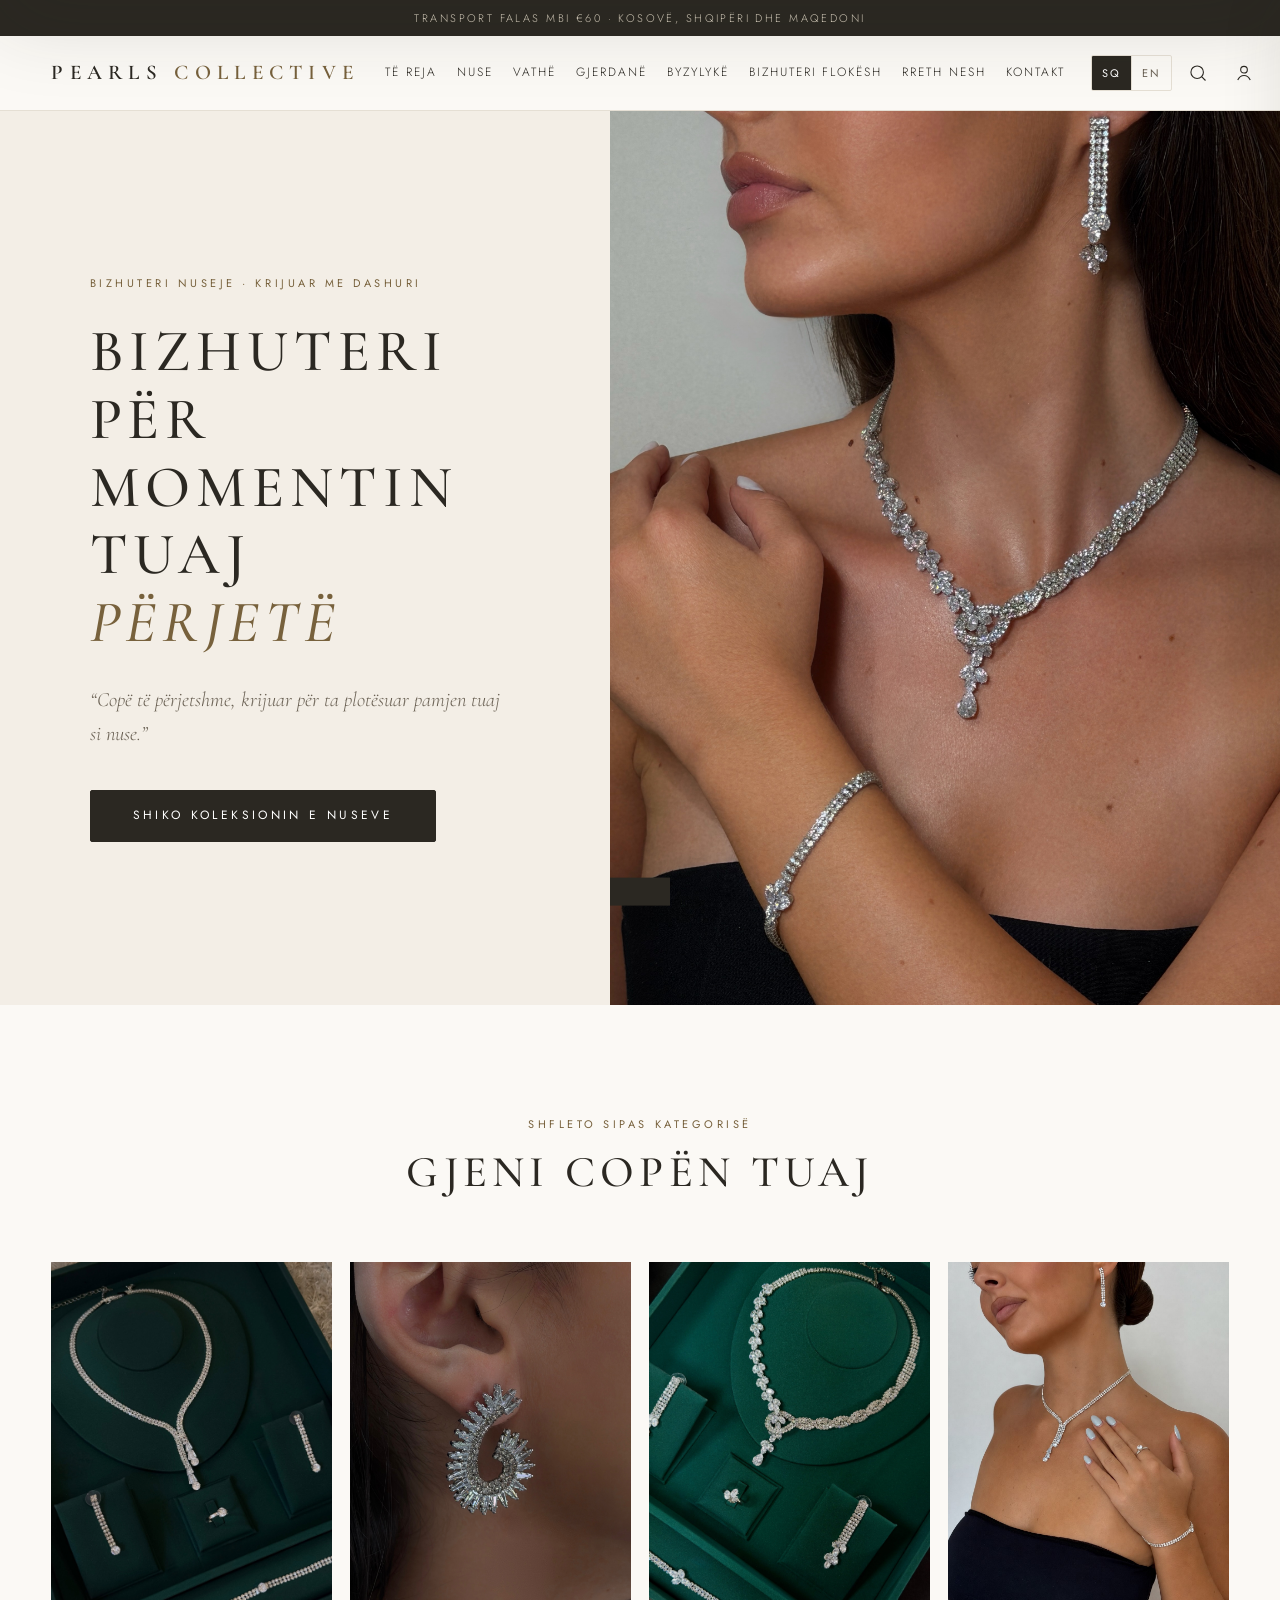
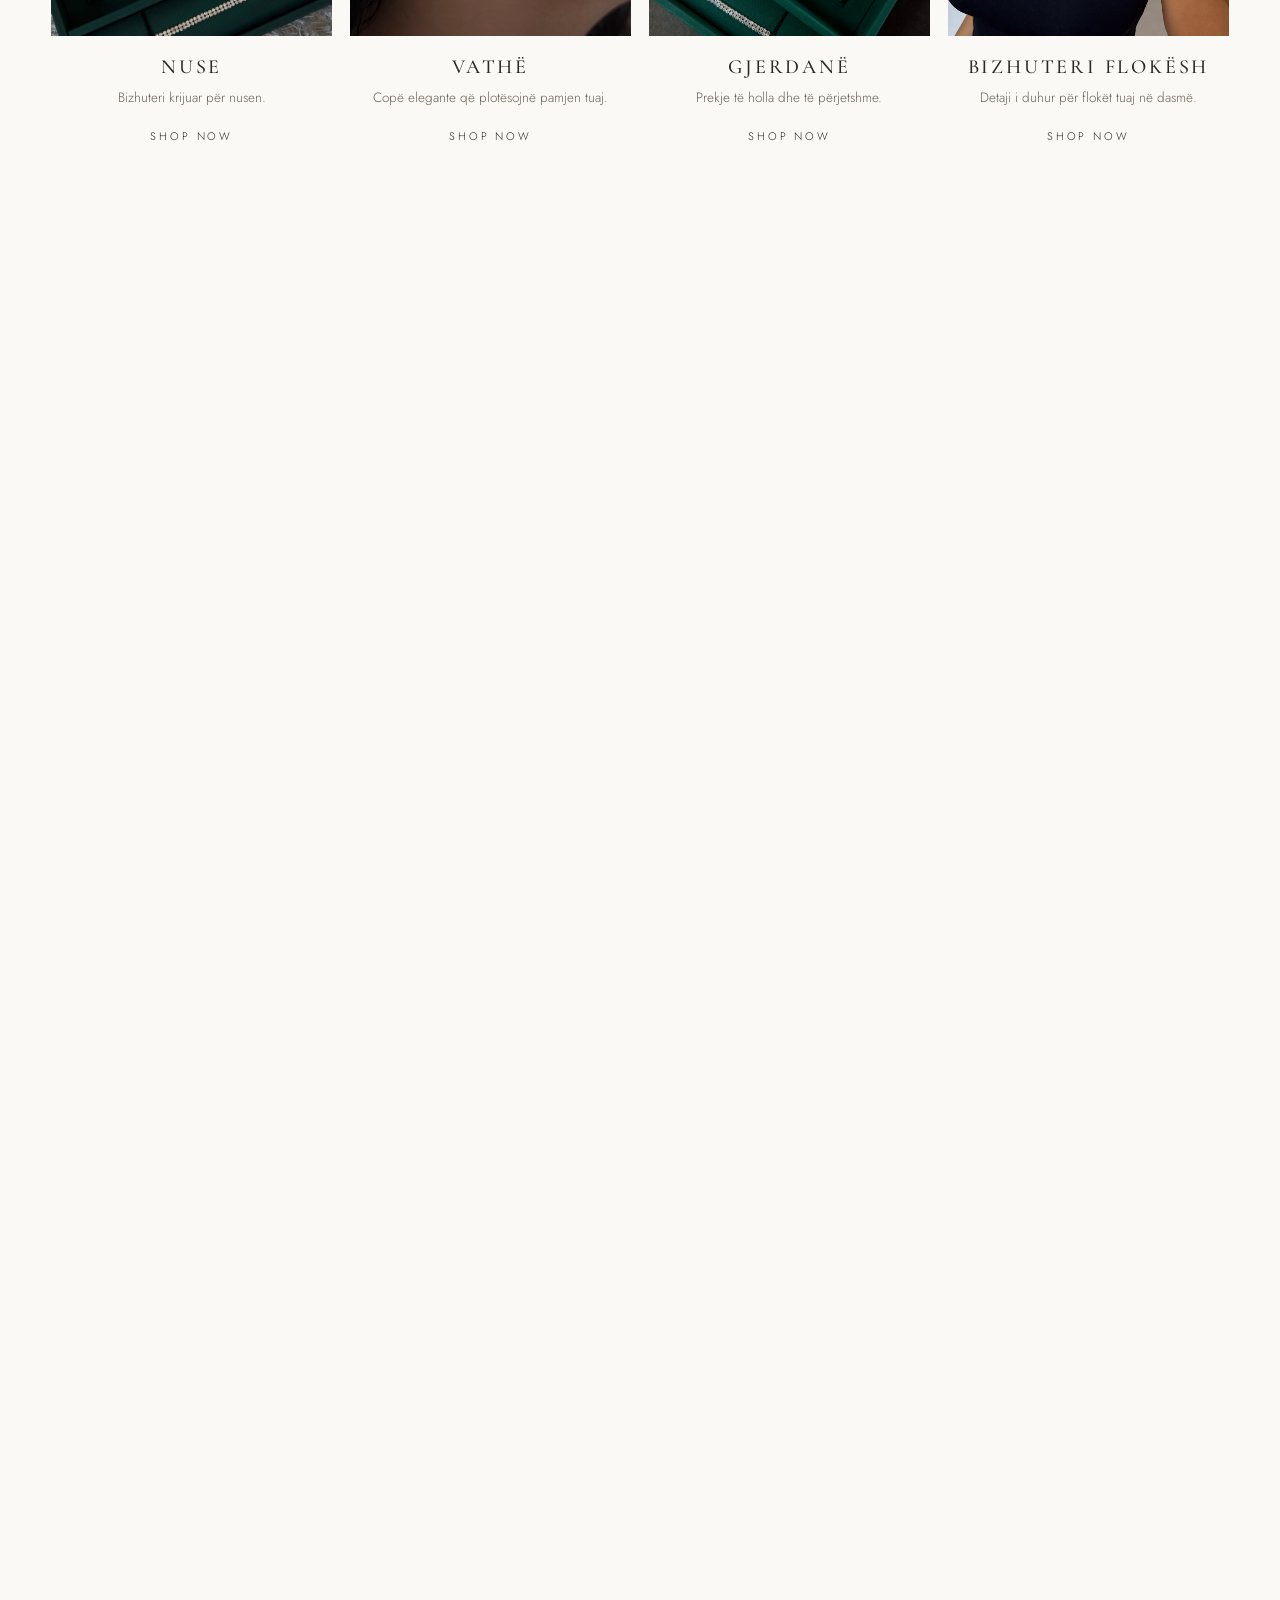
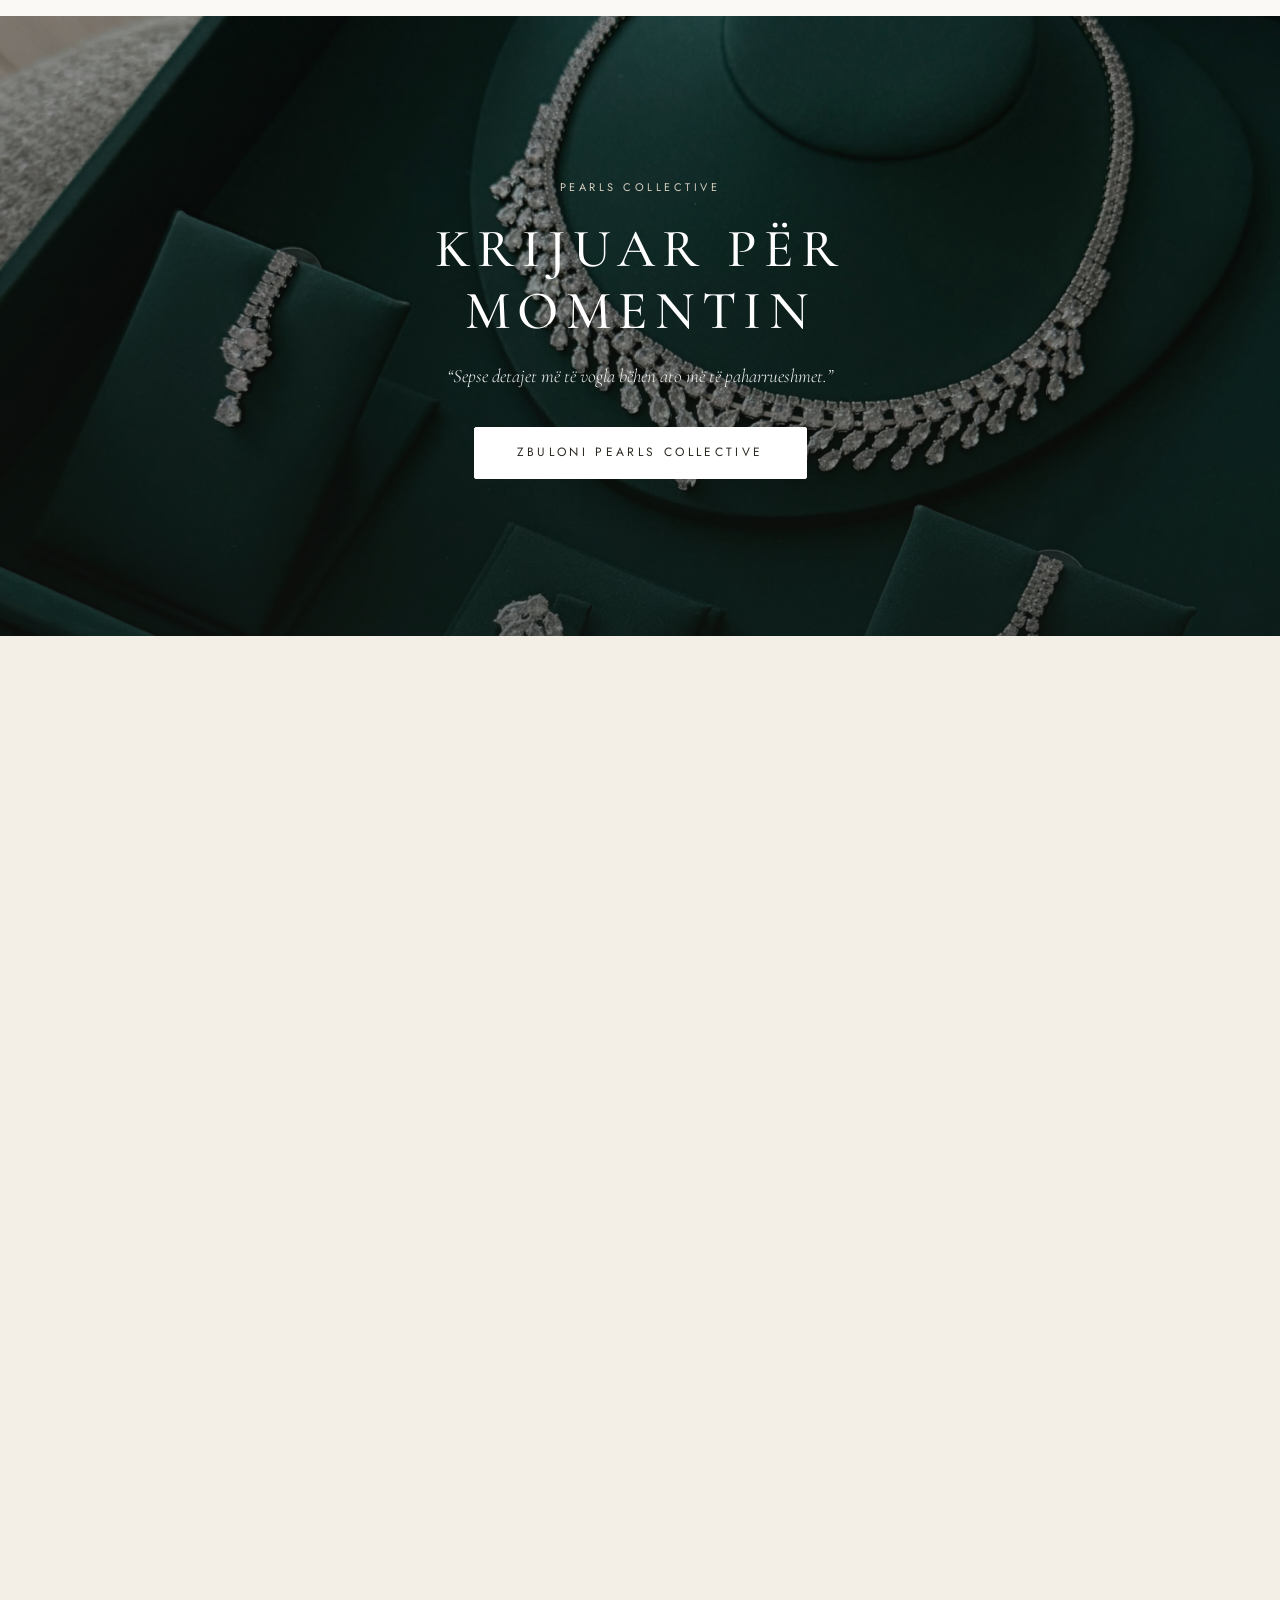
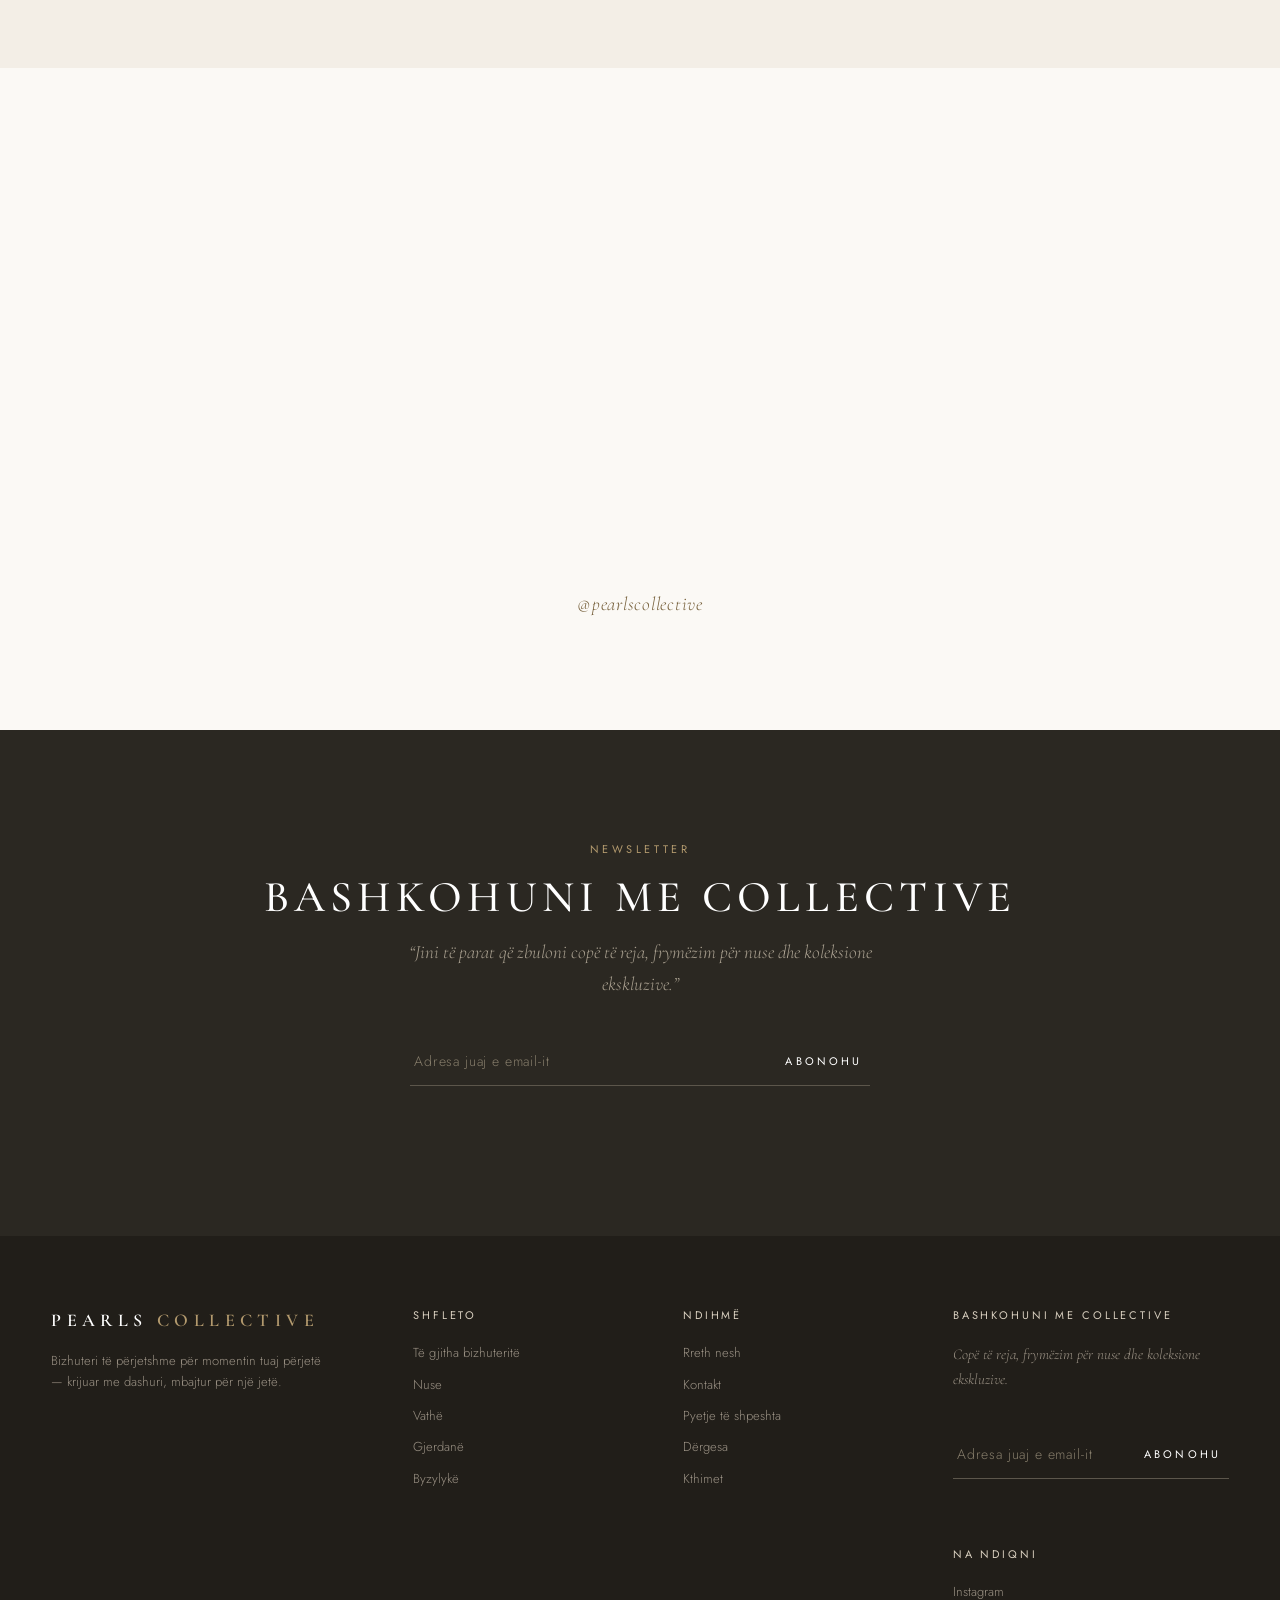
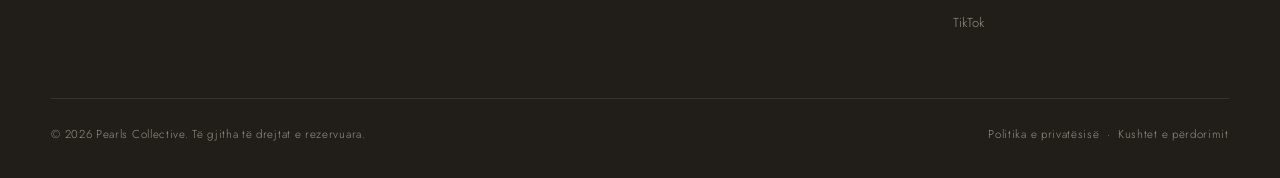
<file: Pearls/index.html>
<!DOCTYPE html>
<html lang="sq">
<head>
  <meta charset="UTF-8">
  <meta name="viewport" content="width=device-width, initial-scale=1.0">
  <title>Pearls Collective — Bridal Jewellery for Your Forever Moment</title>
  <meta name="description" content="Timeless bridal jewellery — necklaces, earrings, bracelets and sets designed to complete your bridal look. Free shipping over €60 to Kosovo, Albania & Macedonia.">
  <link rel="preconnect" href="https://fonts.googleapis.com">
  <link rel="preconnect" href="https://fonts.gstatic.com" crossorigin>
  <link href="https://fonts.googleapis.com/css2?family=Cormorant+Garamond:ital,wght@0,400;0,500;0,600;1,400;1,500&family=Jost:wght@300;400;500&display=swap" rel="stylesheet">
  <link rel="stylesheet" href="assets/css/style.css">
  <link rel="icon" href="data:image/svg+xml,<svg xmlns='http://www.w3.org/2000/svg' viewBox='0 0 100 100'><circle cx='50' cy='50' r='38' fill='%23E9E0D2' stroke='%23B39A6E' stroke-width='4'/></svg>">
</head>
<body data-page="home">

  <!-- Hero -->
  <section class="hero">
    <div class="hero-grid">
      <div class="hero-copy">
        <span class="eyebrow" data-i18n="home.heroEyebrow">Bizhuteri nuseje · Krijuar me dashuri</span>
        <h1 class="hero-title" data-i18n="home.heroTitle">Bizhuteri për momentin tuaj <em>përjetë</em></h1>
        <p class="hero-quote" data-i18n="home.heroQuote">“Copë të përjetshme, krijuar për ta plotësuar pamjen tuaj si nuse.”</p>
        <div><a class="btn" href="shop.html?cat=bridal" data-i18n="home.heroCta">Shiko koleksionin e nuseve</a></div>
      </div>
      <div class="hero-media">
        <img src="assets/img/hi-p09-a.jpg" alt="Bride wearing the Wisteria crystal necklace and drop earrings" fetchpriority="high">
      </div>
    </div>
  </section>

  <!-- Shop by category -->
  <section>
    <div class="container">
      <div class="section-head reveal">
        <span class="eyebrow" data-i18n="home.catsEyebrow">Shfleto sipas kategorisë</span>
        <h2 class="section-title" data-i18n="home.catsTitle">Gjeni copën tuaj</h2>
      </div>
      <div class="cats-grid">
        <a class="cat-card reveal" href="shop.html?cat=bridal">
          <div class="cat-media"><img src="assets/img/hi-p01-b.jpg" alt="Bridal jewellery set in emerald keepsake box" loading="lazy"></div>
          <div class="cat-body">
            <h3 data-i18n="home.catBridal">Nuse</h3>
            <p data-i18n="home.catBridalSub">Bizhuteri krijuar për nusen.</p>
            <span class="link-underline">Shop Now</span>
          </div>
        </a>
        <a class="cat-card reveal" href="shop.html?cat=earrings">
          <div class="cat-media"><img src="assets/img/hi-p03-a.jpg" alt="Aurora statement crystal earrings" loading="lazy" style="object-position:50% 60%"></div>
          <div class="cat-body">
            <h3 data-i18n="home.catEarrings">Vathë</h3>
            <p data-i18n="home.catEarringsSub">Copë elegante që plotësojnë pamjen tuaj.</p>
            <span class="link-underline">Shop Now</span>
          </div>
        </a>
        <a class="cat-card reveal" href="shop.html?cat=necklaces">
          <div class="cat-media"><img src="assets/img/hi-p09-b.jpg" alt="Wisteria leaf crystal necklace in keepsake box" loading="lazy"></div>
          <div class="cat-body">
            <h3 data-i18n="home.catNecklaces">Gjerdanë</h3>
            <p data-i18n="home.catNecklacesSub">Prekje të holla dhe të përjetshme.</p>
            <span class="link-underline">Shop Now</span>
          </div>
        </a>
        <a class="cat-card reveal" href="shop.html?cat=hair">
          <div class="cat-media"><img src="assets/img/hi-p01-a.jpg" alt="Bridal hairstyle with drop earrings" loading="lazy" style="object-position:80% 0%"></div>
          <div class="cat-body">
            <h3 data-i18n="home.catHair">Bizhuteri flokësh</h3>
            <p data-i18n="home.catHairSub">Detaji i duhur për flokët tuaj në dasmë.</p>
            <span class="link-underline">Shop Now</span>
          </div>
        </a>
      </div>
    </div>
  </section>

  <!-- Featured collection -->
  <section style="padding-top:0">
    <div class="container">
      <div class="section-head reveal">
        <span class="eyebrow" data-i18n="home.featuredEyebrow">Koleksioni i zgjedhur</span>
        <h2 class="section-title" data-i18n="home.featuredTitle">Përzgjedhja për nuse</h2>
        <p class="section-sub" data-i18n="home.featuredSub">“Zbuloni koleksionin tonë të copëve të përjetshme.”</p>
      </div>
      <div class="products-grid" id="featuredGrid"></div>
      <div style="text-align:center; margin-top:54px" class="reveal">
        <a class="btn btn--ghost" href="shop.html" data-i18n="home.viewAll">Shiko të gjitha bizhuteritë</a>
      </div>
    </div>
  </section>

  <!-- Editorial -->
  <section class="editorial">
    <img class="bg" src="assets/img/hi-p06-a.jpg" alt="The Odessa fringe necklace set in its emerald keepsake box">
    <div class="editorial-copy">
      <span class="eyebrow" data-i18n="home.editorialEyebrow">Pearls Collective</span>
      <h2 data-i18n="home.editorialTitle">Krijuar për momentin</h2>
      <p data-i18n="home.editorialQuote">“Sepse detajet më të vogla bëhen ato më të paharrueshmet.”</p>
      <a class="btn btn--light" href="about.html" data-i18n="home.editorialCta">Zbuloni Pearls Collective</a>
    </div>
  </section>

  <!-- Bridal collection -->
  <section class="bridal-feature">
    <div class="container">
      <div class="bridal-grid">
        <div class="bridal-copy reveal">
          <span class="eyebrow" data-i18n="home.bridalEyebrow">Koleksioni i nuseve</span>
          <h2 data-i18n="home.bridalTitle">Për nusen</h2>
          <p data-i18n="home.bridalBody">Çdo nuse meriton bizhuteri që ndihen të bëra për të.</p>
          <ul class="bridal-list">
            <li><a href="shop.html?cat=earrings" data-i18n="home.listEarrings">Vathë</a> <span data-i18n="home.shop">Shiko</span></li>
            <li><a href="shop.html?cat=necklaces" data-i18n="home.listNecklaces">Gjerdanë</a> <span data-i18n="home.shop">Shiko</span></li>
            <li><a href="shop.html?cat=bracelets" data-i18n="home.listBracelets">Byzylykë</a> <span data-i18n="home.shop">Shiko</span></li>
            <li><a href="shop.html?cat=hair" data-i18n="home.listHair">Aksesorë flokësh</a> <span data-i18n="home.soon">Së shpejti</span></li>
            <li><a href="shop.html?cat=bridal" data-i18n="home.listSets">Sete nuseje</a> <span data-i18n="home.shop">Shiko</span></li>
          </ul>
          <a class="btn" href="shop.html?cat=bridal" data-i18n="home.shopAllBridal">Shiko të gjitha për nuse</a>
        </div>
        <div class="bridal-media-grid reveal">
          <a href="product.html?id=celeste-cascade-necklace"><img src="assets/img/hi-p01-a.jpg" alt="Céleste cascade necklace worn" loading="lazy"></a>
          <a href="product.html?id=odessa-fringe-set"><img src="assets/img/hi-p02-c.jpg" alt="Odessa fringe necklace set" loading="lazy" style="object-position:50% 75%"></a>
          <a href="product.html?id=flora-marquise-ring"><img src="assets/img/hi-p05-a.jpg" alt="Flora marquise ring" loading="lazy"></a>
        </div>
      </div>
    </div>
  </section>

  <!-- Instagram -->
  <section>
    <div class="container">
      <div class="section-head reveal">
        <span class="eyebrow" data-i18n="home.igEyebrow">Instagram</span>
        <h2 class="section-title" data-i18n="home.igTitle">Na ndiqni</h2>
        <p class="section-sub" data-i18n="home.igSub">“Shihni si copët tona bëhen pjesë e momenteve tuaja më të bukura.”</p>
      </div>
      <div class="ig-grid reveal">
        <a href="https://www.instagram.com/pearlscollective/" target="_blank" rel="noopener"><img src="assets/img/ig-09.jpg" alt="Pearls Collective on Instagram" loading="lazy"></a>
        <a href="https://www.instagram.com/pearlscollective/" target="_blank" rel="noopener"><img src="assets/img/hi-p01-a.jpg" alt="Céleste set worn" loading="lazy" style="object-position:50% 30%"></a>
        <a href="https://www.instagram.com/pearlscollective/" target="_blank" rel="noopener"><img src="assets/img/hi-p07-a.jpg" alt="Soleil baguette hoops" loading="lazy"></a>
        <a href="https://www.instagram.com/pearlscollective/" target="_blank" rel="noopener"><img src="assets/img/hi-p08-a.jpg" alt="Riviera stacking bracelets" loading="lazy"></a>
        <a href="https://www.instagram.com/pearlscollective/" target="_blank" rel="noopener"><img src="assets/img/hi-p05-a.jpg" alt="Flora marquise ring" loading="lazy"></a>
        <a href="https://www.instagram.com/pearlscollective/" target="_blank" rel="noopener"><img src="assets/img/hi-p06-a.jpg" alt="Odessa fringe set" loading="lazy"></a>
      </div>
      <div class="ig-handle"><a href="https://www.instagram.com/pearlscollective/" target="_blank" rel="noopener">@pearlscollective</a></div>
    </div>
  </section>

  <!-- Newsletter -->
  <section class="newsletter">
    <div class="container">
      <div class="section-head" style="margin-bottom:0">
        <span class="eyebrow" data-i18n="home.newsEyebrow">Newsletter</span>
        <h2 class="section-title" data-i18n="home.newsTitle">Bashkohuni me Collective</h2>
        <p class="section-sub" data-i18n="home.newsSub">“Jini të parat që zbuloni copë të reja dhe koleksione ekskluzive.”</p>
        <form class="news-form" data-newsletter>
          <input type="email" data-i18n-attr="placeholder:home.newsPlaceholder" placeholder="Adresa juaj e email-it" required>
          <button type="submit" data-i18n="home.newsBtn">Abonohu</button>
        </form>
        <div class="news-msg"></div>
      </div>
    </div>
  </section>

  <script src="assets/js/i18n.js"></script>
  <script src="assets/js/products.js"></script>
  <script>
    function pageInit() {
      const featured = ["odessa-fringe-set", "wisteria-leaf-necklace", "aurora-statement-earrings", "celeste-bridal-set",
                        "soleil-baguette-hoops", "vienna-baguette-set", "flora-marquise-ring", "riviera-stacking-bracelets"];
      const grid = document.getElementById("featuredGrid");
      grid.innerHTML = featured.map(id => productCard(findProduct(id))).join("");
      wireProductCards(grid);
    }
  </script>
  <script src="assets/js/app.js"></script>
</body>
</html>
</file>
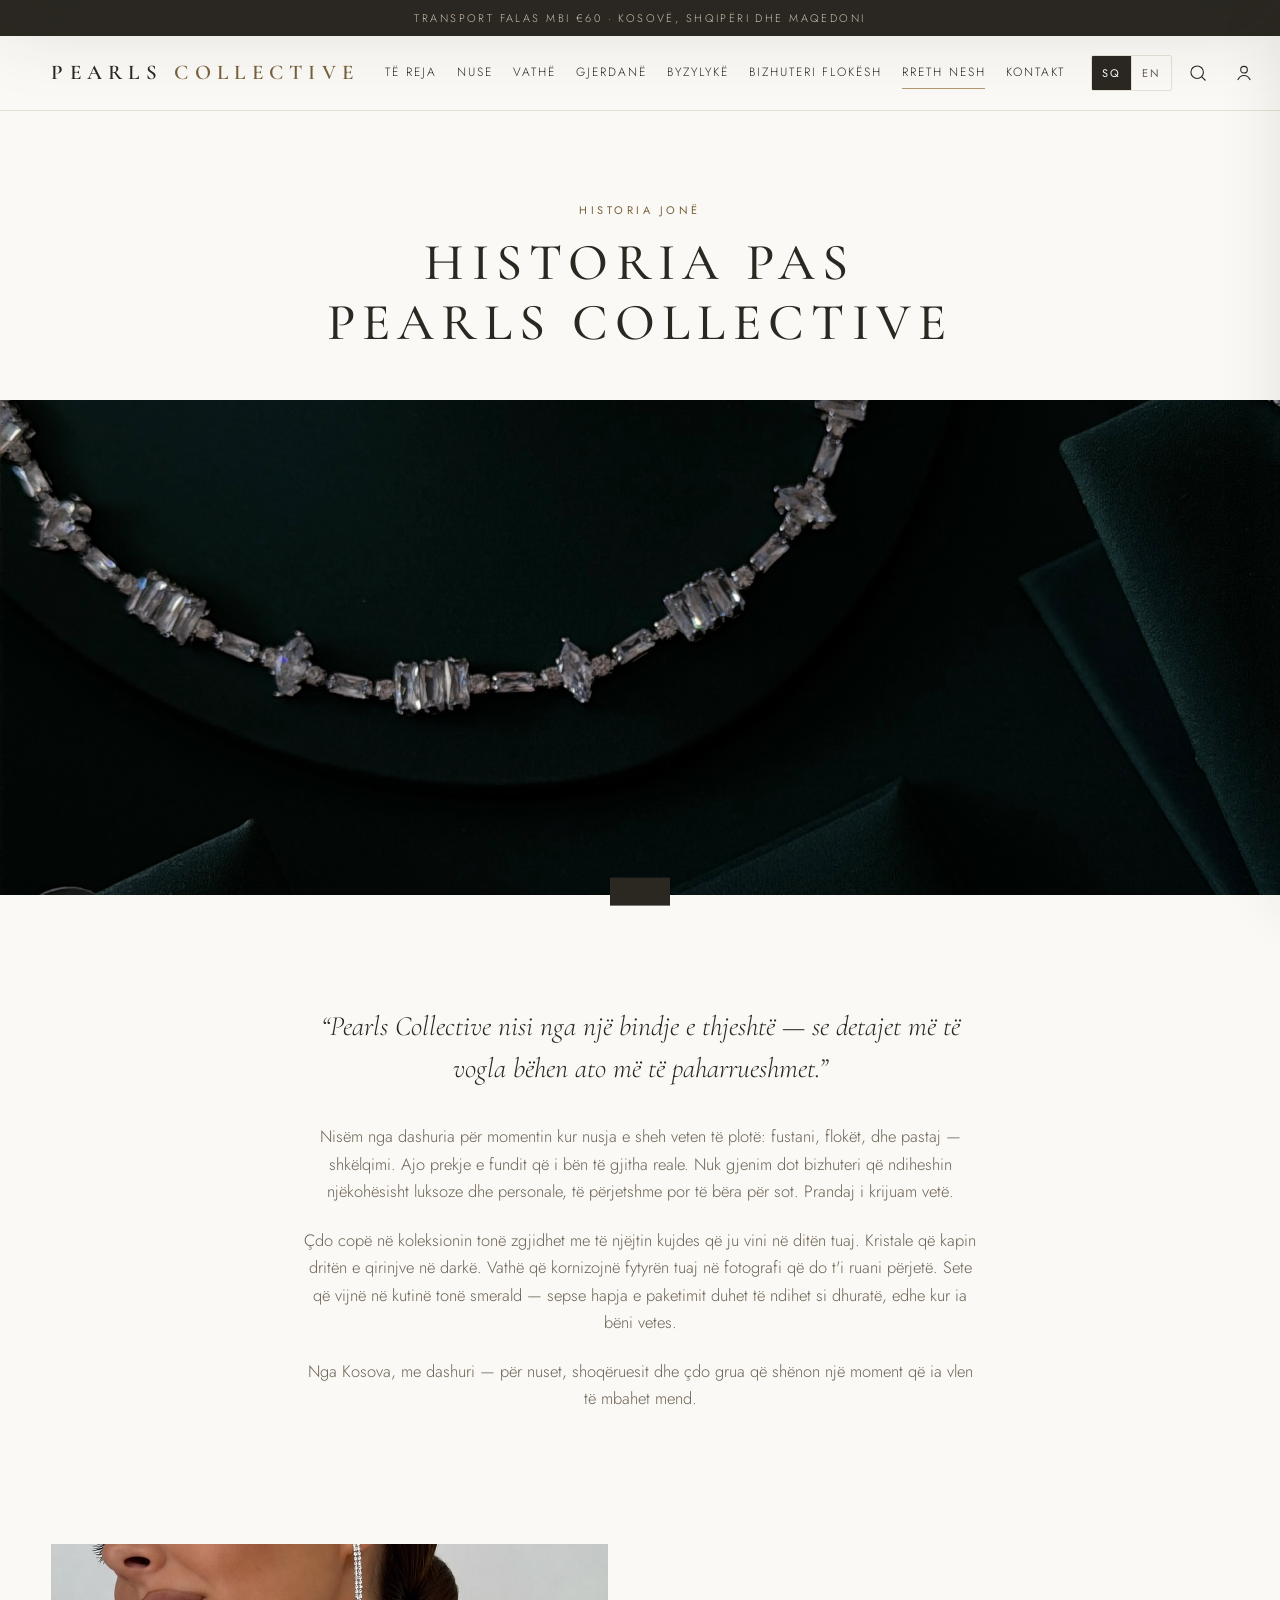
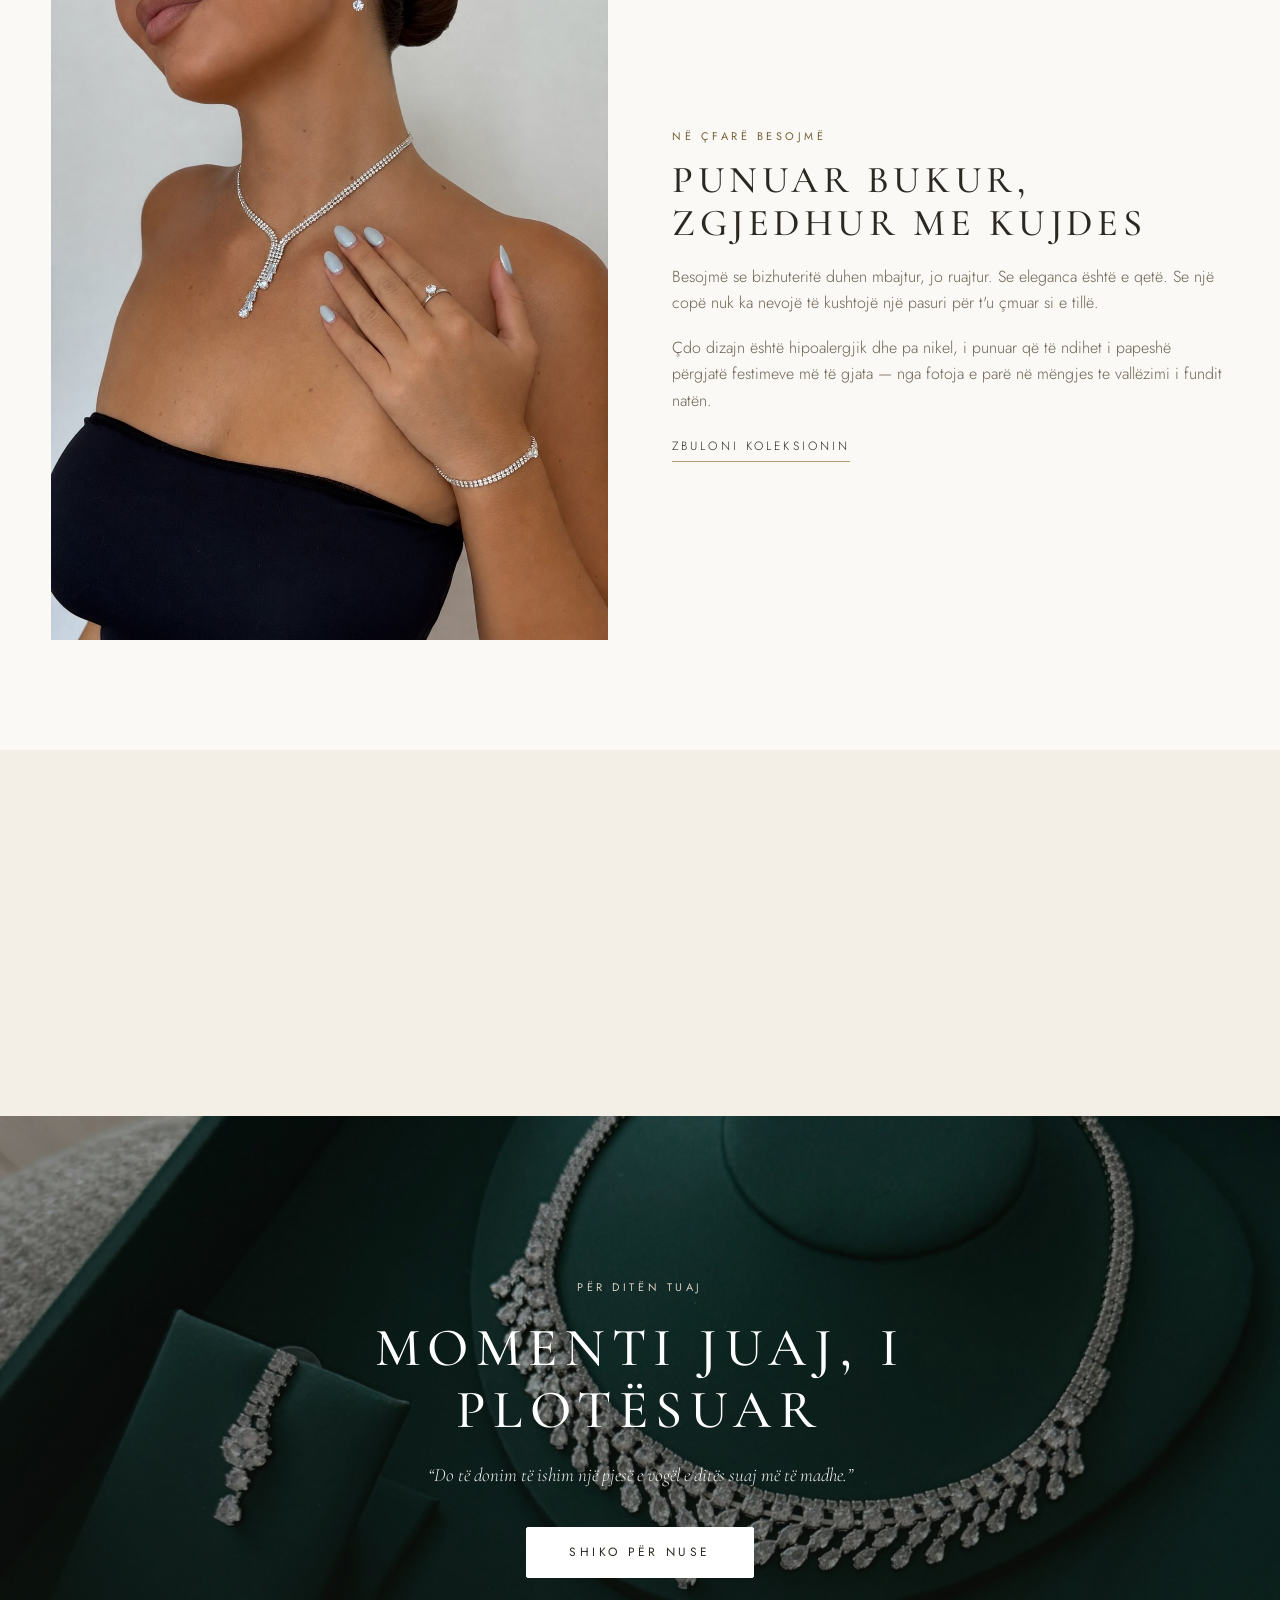
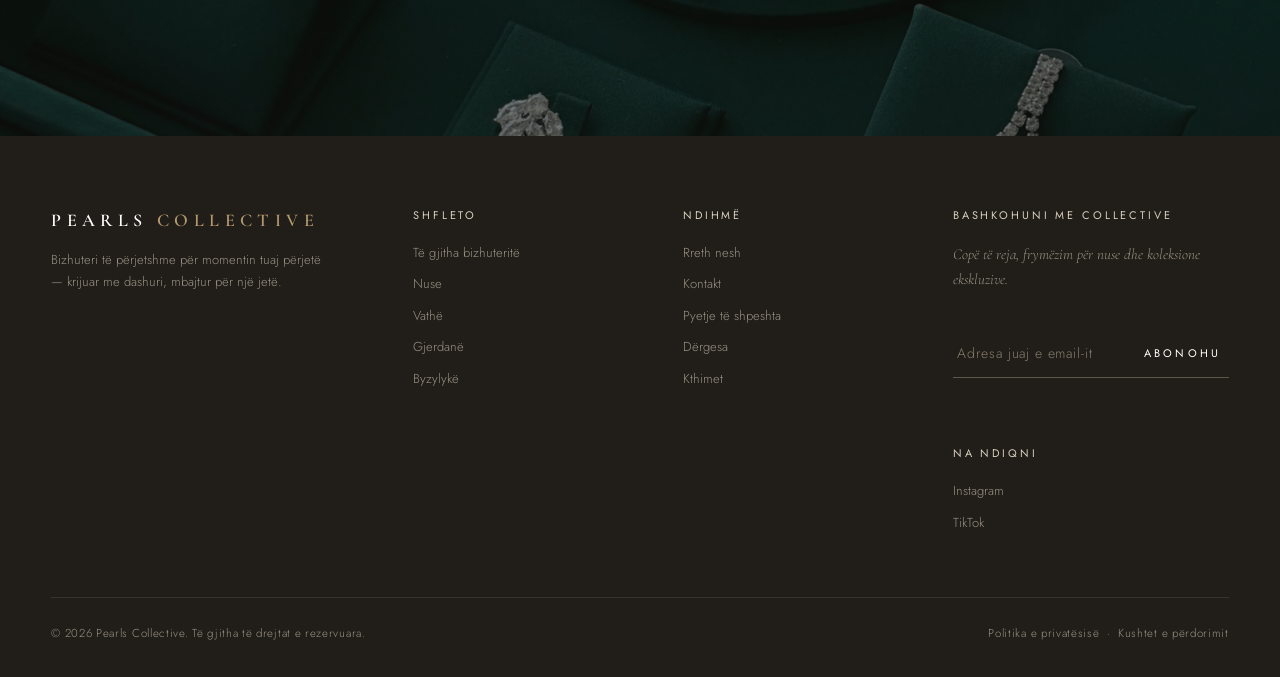
<file: Pearls/about.html>
<!DOCTYPE html>
<html lang="sq">
<head>
  <meta charset="UTF-8">
  <meta name="viewport" content="width=device-width, initial-scale=1.0">
  <title>Rreth nesh — Pearls Collective</title>
  <link rel="preconnect" href="https://fonts.googleapis.com">
  <link rel="preconnect" href="https://fonts.gstatic.com" crossorigin>
  <link href="https://fonts.googleapis.com/css2?family=Cormorant+Garamond:ital,wght@0,400;0,500;0,600;1,400;1,500&family=Jost:wght@300;400;500&display=swap" rel="stylesheet">
  <link rel="stylesheet" href="assets/css/style.css">
  <link rel="icon" href="data:image/svg+xml,<svg xmlns='http://www.w3.org/2000/svg' viewBox='0 0 100 100'><circle cx='50' cy='50' r='38' fill='%23E9E0D2' stroke='%23B39A6E' stroke-width='4'/></svg>">
</head>
<body data-page="about">

  <div class="page-hero">
    <span class="eyebrow" data-i18n="about.eyebrow">Historia jonë</span>
    <h1 data-i18n="about.title">Historia pas<br>Pearls Collective</h1>
  </div>

  <div class="about-hero-img reveal">
    <img src="assets/img/hi-p04-f.jpg" alt="Pearls Collective jewellery in its emerald keepsake box">
  </div>

  <section>
    <div class="container">
      <div class="about-story reveal">
        <p class="drop" data-i18n="about.drop">“Pearls Collective nisi nga një bindje e thjeshtë.”</p>
        <p data-i18n="about.p1">We started with a love for the moment a bride sees herself complete: the dress, the hair, and then — the sparkle. That final touch that makes everything feel real. We couldn't find jewellery that felt both luxurious and personal, timeless yet made for now. So we created it ourselves.</p>
        <p data-i18n="about.p2">Every piece in our collection is chosen with the same care you put into your day. Crystals that catch candlelight at dinner. Earrings that frame your face in photographs you'll keep forever. Sets that arrive in our signature emerald box — because the unboxing should feel like a gift, even when it's a gift to yourself.</p>
        <p data-i18n="about.p3">From Kosovo, with love — to brides, bridesmaids and every woman marking a moment worth remembering.</p>
      </div>
    </div>
  </section>

  <section style="padding-top:0">
    <div class="container">
      <div class="about-split">
        <div class="im reveal"><img src="assets/img/hi-p01-a.jpg" alt="Bride wearing the Céleste cascade necklace" loading="lazy"></div>
        <div class="reveal">
          <span class="eyebrow" style="display:block; margin-bottom:14px" data-i18n="about.believeEyebrow">Në çfarë besojmë</span>
          <h2 data-i18n="about.believeTitle">Punuar bukur, zgjedhur me kujdes</h2>
          <p data-i18n="about.believeP1">We believe jewellery should be worn, not saved. That elegance is quiet. That a piece doesn't need to cost a fortune to be treasured for one.</p>
          <p data-i18n="about.believeP2">Each design is hypoallergenic and nickel-free, finished to feel weightless through the longest of celebrations — from the first photograph in the morning to the last dance at night.</p>
          <a class="link-underline" href="shop.html" data-i18n="about.believeCta">Zbuloni koleksionin</a>
        </div>
      </div>
    </div>
  </section>

  <section class="bridal-feature">
    <div class="container">
      <div class="values-grid">
        <div class="reveal">
          <span class="v-num">01</span>
          <h3 data-i18n="about.v1Title">Dizajn i përjetshëm</h3>
          <p data-i18n="about.v1Body">Copë që do të duken po aq të drejta pas tridhjetë vjetësh.</p>
        </div>
        <div class="reveal">
          <span class="v-num">02</span>
          <h3 data-i18n="about.v2Title">Bërë për t'u mbajtur</h3>
          <p data-i18n="about.v2Body">Të lehta, hipoalergjike dhe komode nga ceremonia te festa.</p>
        </div>
        <div class="reveal">
          <span class="v-num">03</span>
          <h3 data-i18n="about.v3Title">Me ju në mendje</h3>
          <p data-i18n="about.v3Body">Këshilla stilimi personale për çdo nuse.</p>
        </div>
      </div>
    </div>
  </section>

  <section class="editorial">
    <img class="bg" src="assets/img/hi-p06-a.jpg" alt="Odessa fringe necklace set">
    <div class="editorial-copy">
      <span class="eyebrow" data-i18n="about.dayEyebrow">Për ditën tuaj</span>
      <h2 data-i18n="about.dayTitle">Momenti juaj, i plotësuar</h2>
      <p data-i18n="about.dayQuote">“Do të donim të ishim një pjesë e vogël e ditës suaj më të madhe.”</p>
      <a class="btn btn--light" href="shop.html?cat=bridal" data-i18n="about.dayCta">Shiko për nuse</a>
    </div>
  </section>

  <script src="assets/js/i18n.js"></script>
  <script src="assets/js/products.js"></script>
  <script src="assets/js/app.js"></script>
</body>
</html>
</file>
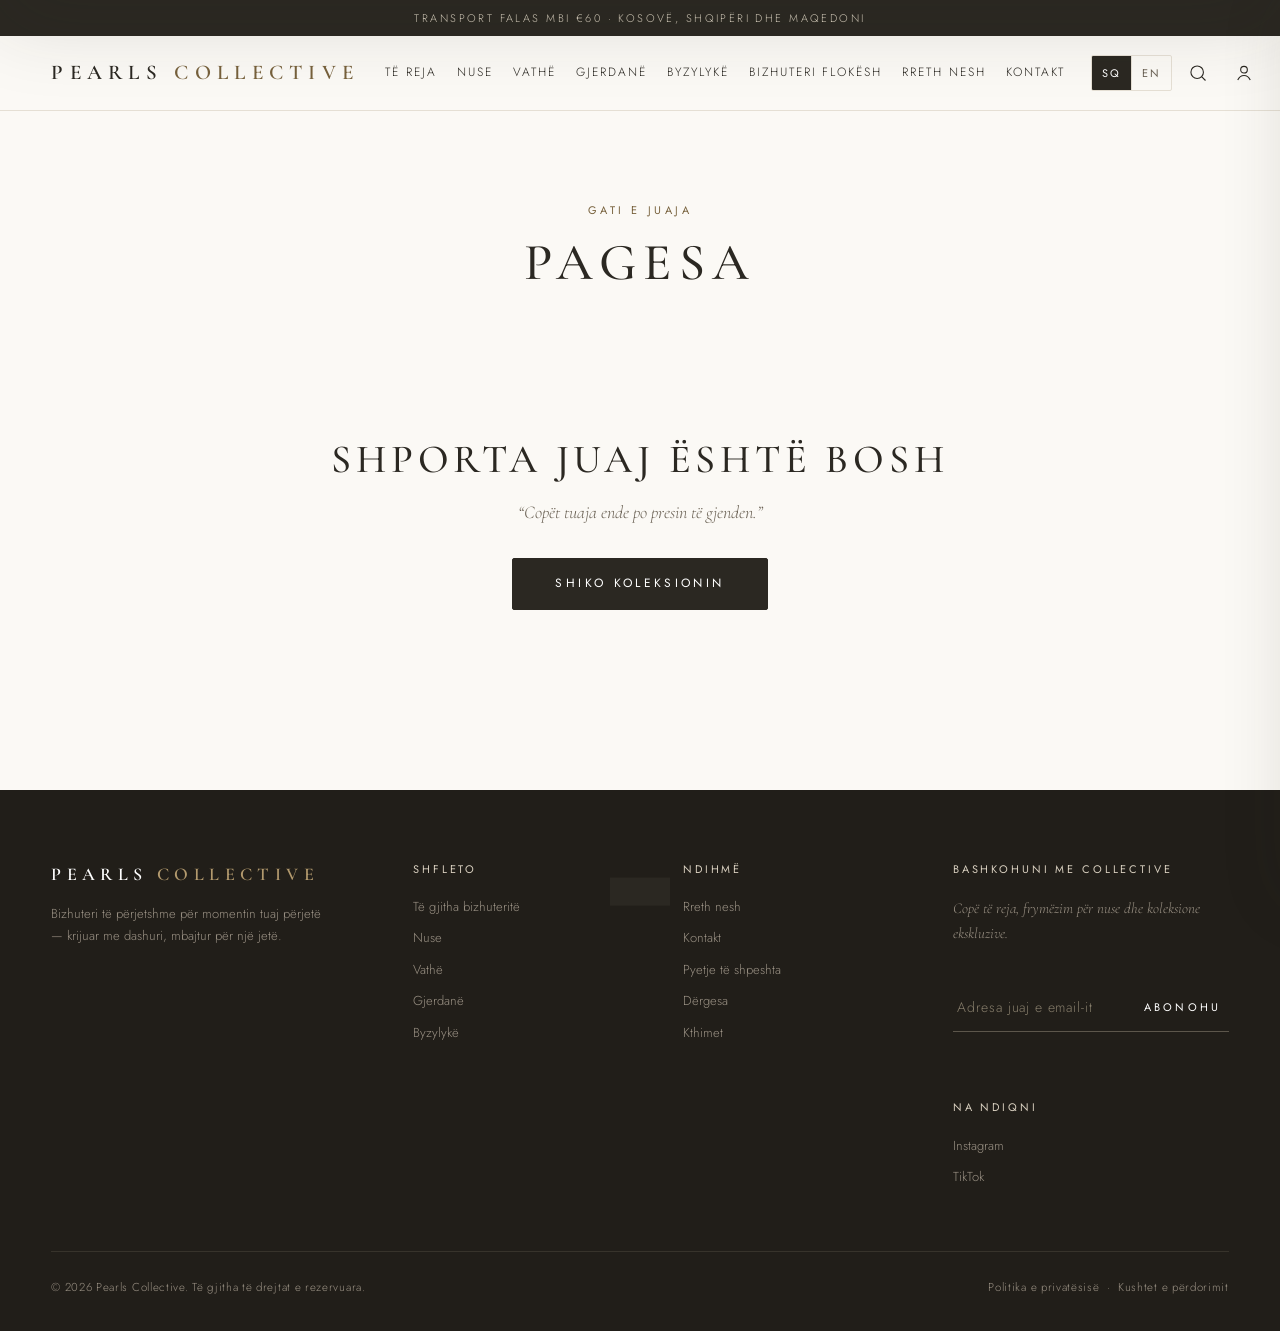
<file: Pearls/checkout.html>
<!DOCTYPE html>
<html lang="sq">
<head>
  <meta charset="UTF-8">
  <meta name="viewport" content="width=device-width, initial-scale=1.0">
  <title>Checkout — Pearls Collective</title>
  <link rel="preconnect" href="https://fonts.googleapis.com">
  <link rel="preconnect" href="https://fonts.gstatic.com" crossorigin>
  <link href="https://fonts.googleapis.com/css2?family=Cormorant+Garamond:ital,wght@0,400;0,500;0,600;1,400;1,500&family=Jost:wght@300;400;500&display=swap" rel="stylesheet">
  <link rel="stylesheet" href="assets/css/style.css">
  <link rel="icon" href="data:image/svg+xml,<svg xmlns='http://www.w3.org/2000/svg' viewBox='0 0 100 100'><circle cx='50' cy='50' r='38' fill='%23E9E0D2' stroke='%23B39A6E' stroke-width='4'/></svg>">
</head>
<body data-page="checkout">

  <div class="page-hero">
    <span class="eyebrow" data-i18n="checkout.eyebrow">Gati e juaja</span>
    <h1 data-i18n="checkout.title">Pagesa</h1>
  </div>

  <section style="padding-top:clamp(10px,2vw,30px)">
    <div class="container" id="checkoutWrap"></div>
  </section>

  <script src="assets/js/i18n.js"></script>
  <script src="assets/js/products.js"></script>
  <script>
    function pageInit() { renderCheckout(); }

    function renderCheckout() {
      const wrap = document.getElementById("checkoutWrap");
      const items = Cart.read();

      if (!items.length) {
        wrap.innerHTML = `
          <div class="checkout-done">
            <h2>${t("checkout.emptyTitle")}</h2>
            <p>${t("checkout.emptyBody")}</p>
            <a class="btn" href="shop.html">${t("checkout.emptyCta")}</a>
          </div>`;
        return;
      }

      const subtotal = Cart.total();
      const shipping = subtotal >= 60 ? 0 : 3;

      wrap.innerHTML = `
        <div class="checkout-grid">
          <form id="checkoutForm" novalidate>
            <div class="checkout-section">
              <h2>${t("checkout.contact")}</h2>
              <div class="form-grid">
                <div class="field"><label for="fName">${t("checkout.firstName")}</label><input id="fName" required></div>
                <div class="field"><label for="lName">${t("checkout.lastName")}</label><input id="lName" required></div>
                <div class="field full"><label for="email">${t("checkout.email")}</label><input id="email" type="email" required></div>
                <div class="field full"><label for="phone">${t("checkout.phone")}</label><input id="phone" type="tel" placeholder="+383 …"></div>
              </div>

              <h2>${t("checkout.delivery")}</h2>
              <div class="form-grid">
                <div class="field full"><label for="addr">${t("checkout.address")}</label><input id="addr" required></div>
                <div class="field"><label for="city">${t("checkout.city")}</label><input id="city" required></div>
                <div class="field"><label for="country">${t("checkout.country")}</label>
                  <select id="country">
                    <option>${t("checkout.kosovo")}</option>
                    <option>${t("checkout.albania")}</option>
                    <option>${t("checkout.macedonia")}</option>
                  </select>
                </div>
              </div>

              <h2>${t("checkout.payment")}</h2>
              <div class="form-grid">
                <div class="field full"><label for="payMethod">${t("checkout.method")}</label>
                  <select id="payMethod">
                    <option>${t("checkout.cod")}</option>
                    <option>${t("checkout.transfer")}</option>
                  </select>
                </div>
              </div>
              <p class="pay-note">${t("checkout.payNote")}</p>

              <div style="margin-top:30px">
                <button class="btn" type="submit" style="width:100%">${t("checkout.place")} ${money(subtotal + shipping)}</button>
                <div class="form-msg" id="coMsg"></div>
              </div>
            </div>
          </form>

          <aside class="order-summary">
            <h3>${t("checkout.summary")}</h3>
            ${items.map(i => {
              const p = findProduct(i.id);
              return `<div class="os-item">
                <img src="${p.imgs[0]}" alt="${pName(p)}" style="object-position:${p.pos}">
                <div>
                  <div class="osi-n">${pName(p)}</div>
                  <div class="osi-q">${i.variant ? i.variant + " · " : ""}${t("checkout.qty")} ${i.qty}</div>
                </div>
                <div class="osi-p">${money(p.price * i.qty)}</div>
              </div>`;
            }).join("")}
            <div class="os-row" style="margin-top:14px"><span>${t("checkout.subtotal")}</span><span>${money(subtotal)}</span></div>
            <div class="os-row"><span>${t("checkout.shipping")}</span><span>${shipping === 0 ? t("checkout.free") : money(shipping)}</span></div>
            <div class="os-row total"><span>${t("checkout.total")}</span><span>${money(subtotal + shipping)}</span></div>
          </aside>
        </div>`;

      document.getElementById("checkoutForm").addEventListener("submit", e => {
        e.preventDefault();
        const required = ["fName", "lName", "email", "addr", "city"];
        const missing = required.some(id => !document.getElementById(id).value.trim());
        if (missing) {
          document.getElementById("coMsg").textContent = t("checkout.missing");
          return;
        }
        Cart.clear();
        wrap.innerHTML = `
          <div class="checkout-done">
            <span class="eyebrow">${t("checkout.doneEyebrow")}</span>
            <h2>${t("checkout.doneTitle")}</h2>
            <p>${t("checkout.doneBody")}</p>
            <a class="btn" href="index.html">${t("checkout.doneCta")}</a>
          </div>`;
        window.scrollTo({ top: 0, behavior: "smooth" });
      });
    }
  </script>
  <script src="assets/js/app.js"></script>
</body>
</html>
</file>
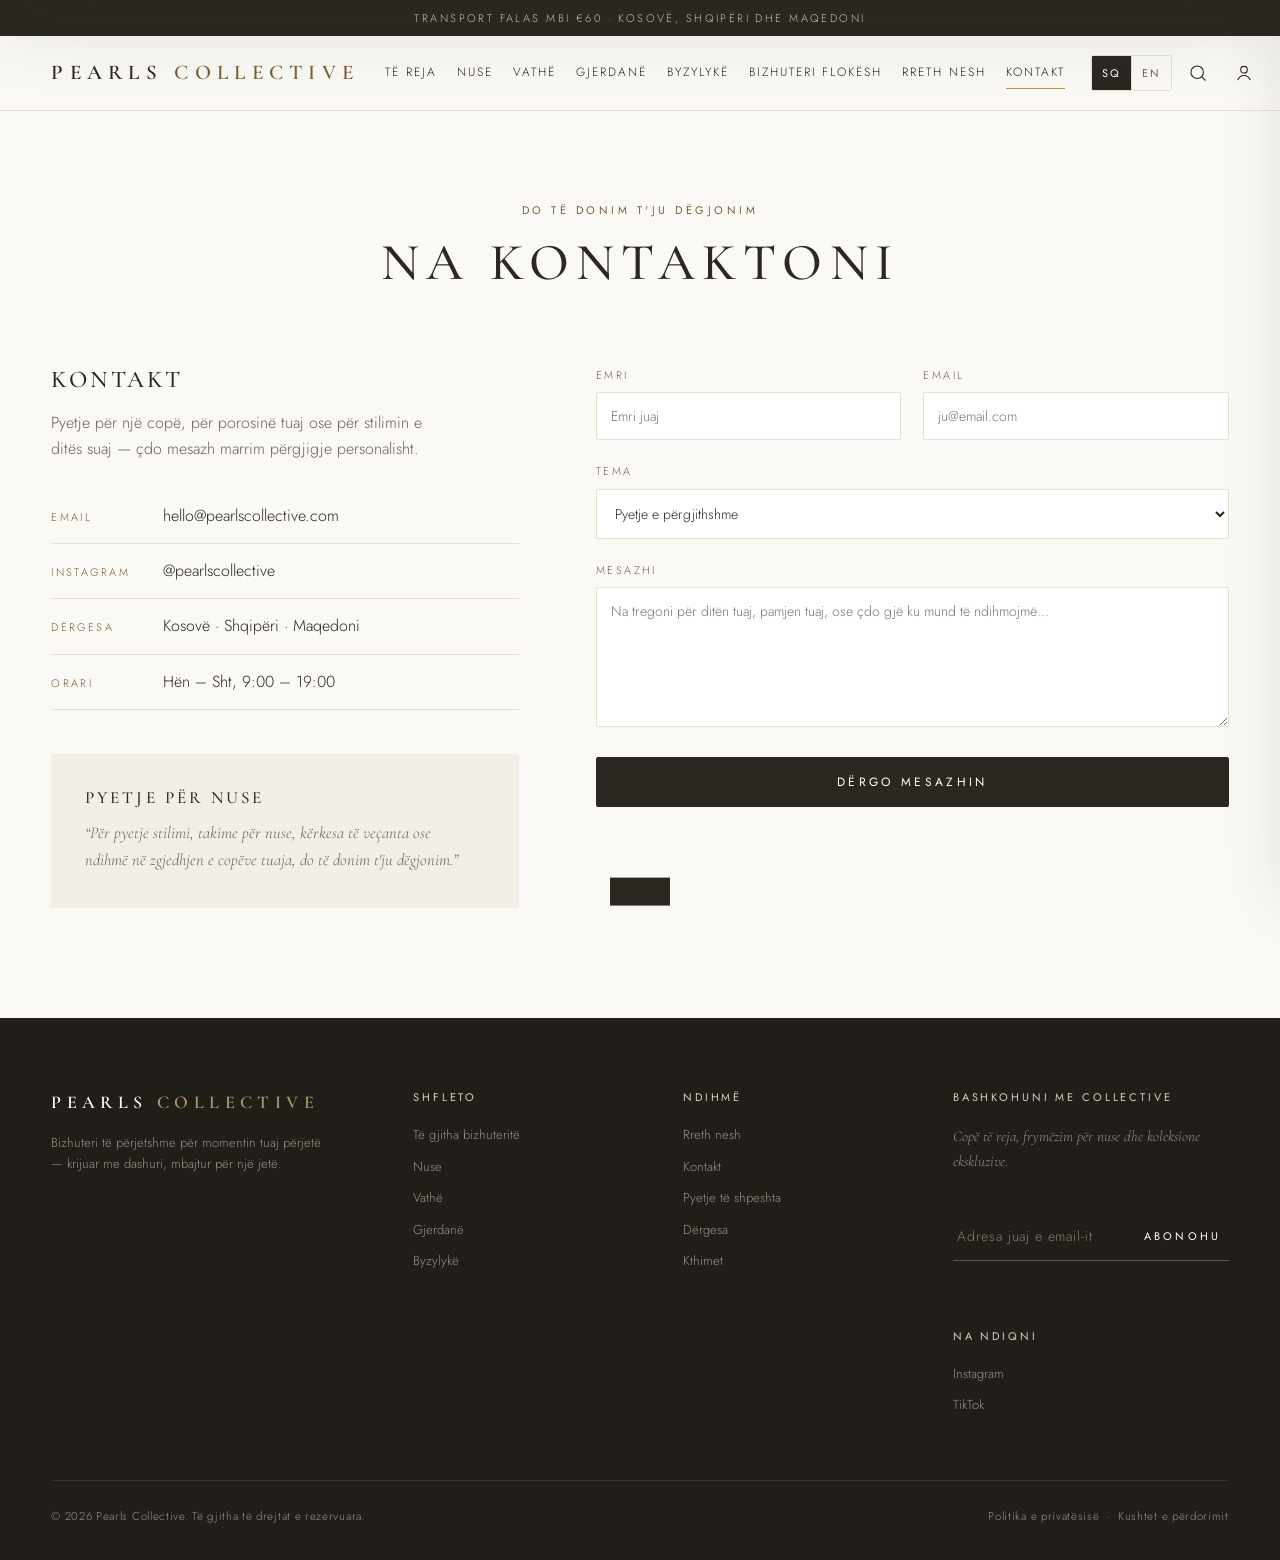
<file: Pearls/contact.html>
<!DOCTYPE html>
<html lang="sq">
<head>
  <meta charset="UTF-8">
  <meta name="viewport" content="width=device-width, initial-scale=1.0">
  <title>Kontakt — Pearls Collective</title>
  <link rel="preconnect" href="https://fonts.googleapis.com">
  <link rel="preconnect" href="https://fonts.gstatic.com" crossorigin>
  <link href="https://fonts.googleapis.com/css2?family=Cormorant+Garamond:ital,wght@0,400;0,500;0,600;1,400;1,500&family=Jost:wght@300;400;500&display=swap" rel="stylesheet">
  <link rel="stylesheet" href="assets/css/style.css">
  <link rel="icon" href="data:image/svg+xml,<svg xmlns='http://www.w3.org/2000/svg' viewBox='0 0 100 100'><circle cx='50' cy='50' r='38' fill='%23E9E0D2' stroke='%23B39A6E' stroke-width='4'/></svg>">
</head>
<body data-page="contact">

  <div class="page-hero">
    <span class="eyebrow" data-i18n="contact.eyebrow">Do të donim t'ju dëgjonim</span>
    <h1 data-i18n="contact.title">Na kontaktoni</h1>
  </div>

  <section style="padding-top:clamp(10px,2vw,30px)">
    <div class="container">
      <div class="contact-grid">
        <div class="contact-info reveal">
          <h2 data-i18n="contact.infoTitle">Kontakt</h2>
          <p data-i18n="contact.infoBody">Pyetje për një copë, porosinë ose stilimin e ditës suaj.</p>
          <ul class="contact-list">
            <li><span class="cl-label" data-i18n="contact.email">Email</span><a href="mailto:hello@pearlscollective.com">hello@pearlscollective.com</a></li>
            <li><span class="cl-label" data-i18n="contact.instagram">Instagram</span><a href="https://www.instagram.com/pearlscollective/" target="_blank" rel="noopener">@pearlscollective</a></li>
            <li><span class="cl-label" data-i18n="contact.shipping">Dërgesa</span><span data-i18n="contact.shippingVal">Kosovë · Shqipëri · Maqedoni</span></li>
            <li><span class="cl-label" data-i18n="contact.hours">Orari</span><span data-i18n="contact.hoursVal">Hën – Sht, 9:00 – 19:00</span></li>
          </ul>
          <div class="bridal-enquiry">
            <h3 data-i18n="contact.bridalTitle">Pyetje për nuse</h3>
            <p data-i18n="contact.bridalBody">“Për pyetje stilimi, takime dhe kërkesa të veçanta.”</p>
          </div>
        </div>

        <div class="reveal">
          <form id="contactForm" class="form-grid" novalidate>
            <div class="field">
              <label for="cName" data-i18n="contact.form.name">Emri</label>
              <input id="cName" type="text" required data-i18n-attr="placeholder:contact.form.namePh" placeholder="Emri juaj">
            </div>
            <div class="field">
              <label for="cEmail" data-i18n="contact.form.email">Email</label>
              <input id="cEmail" type="email" required data-i18n-attr="placeholder:contact.form.emailPh" placeholder="ju@email.com">
            </div>
            <div class="field full">
              <label for="cTopic" data-i18n="contact.form.topic">Tema</label>
              <select id="cTopic">
                <option data-i18n="contact.form.t1">Pyetje e përgjithshme</option>
                <option data-i18n="contact.form.t2">Pyetje për nuse</option>
                <option data-i18n="contact.form.t3">Porosia ime</option>
                <option data-i18n="contact.form.t4">Kërkesë e veçantë</option>
                <option data-i18n="contact.form.t5">Kthime</option>
              </select>
            </div>
            <div class="field full">
              <label for="cMsg" data-i18n="contact.form.message">Mesazhi</label>
              <textarea id="cMsg" required data-i18n-attr="placeholder:contact.form.messagePh" placeholder="Na tregoni për ditën tuaj…"></textarea>
            </div>
            <div class="full">
              <button class="btn" type="submit" style="width:100%" data-i18n="contact.form.send">Dërgo mesazhin</button>
              <div class="form-msg" id="formMsg"></div>
            </div>
          </form>
        </div>
      </div>
    </div>
  </section>

  <script src="assets/js/i18n.js"></script>
  <script src="assets/js/products.js"></script>
  <script>
    function pageInit() {
      document.getElementById("contactForm").addEventListener("submit", e => {
        e.preventDefault();
        const f = e.target;
        if (!f.querySelector("#cName").value || !f.querySelector("#cEmail").value || !f.querySelector("#cMsg").value) {
          document.getElementById("formMsg").textContent = t("contact.form.missing");
          return;
        }
        document.getElementById("formMsg").textContent = t("contact.form.thanks");
        f.reset();
      });
    }
  </script>
  <script src="assets/js/app.js"></script>
</body>
</html>
</file>
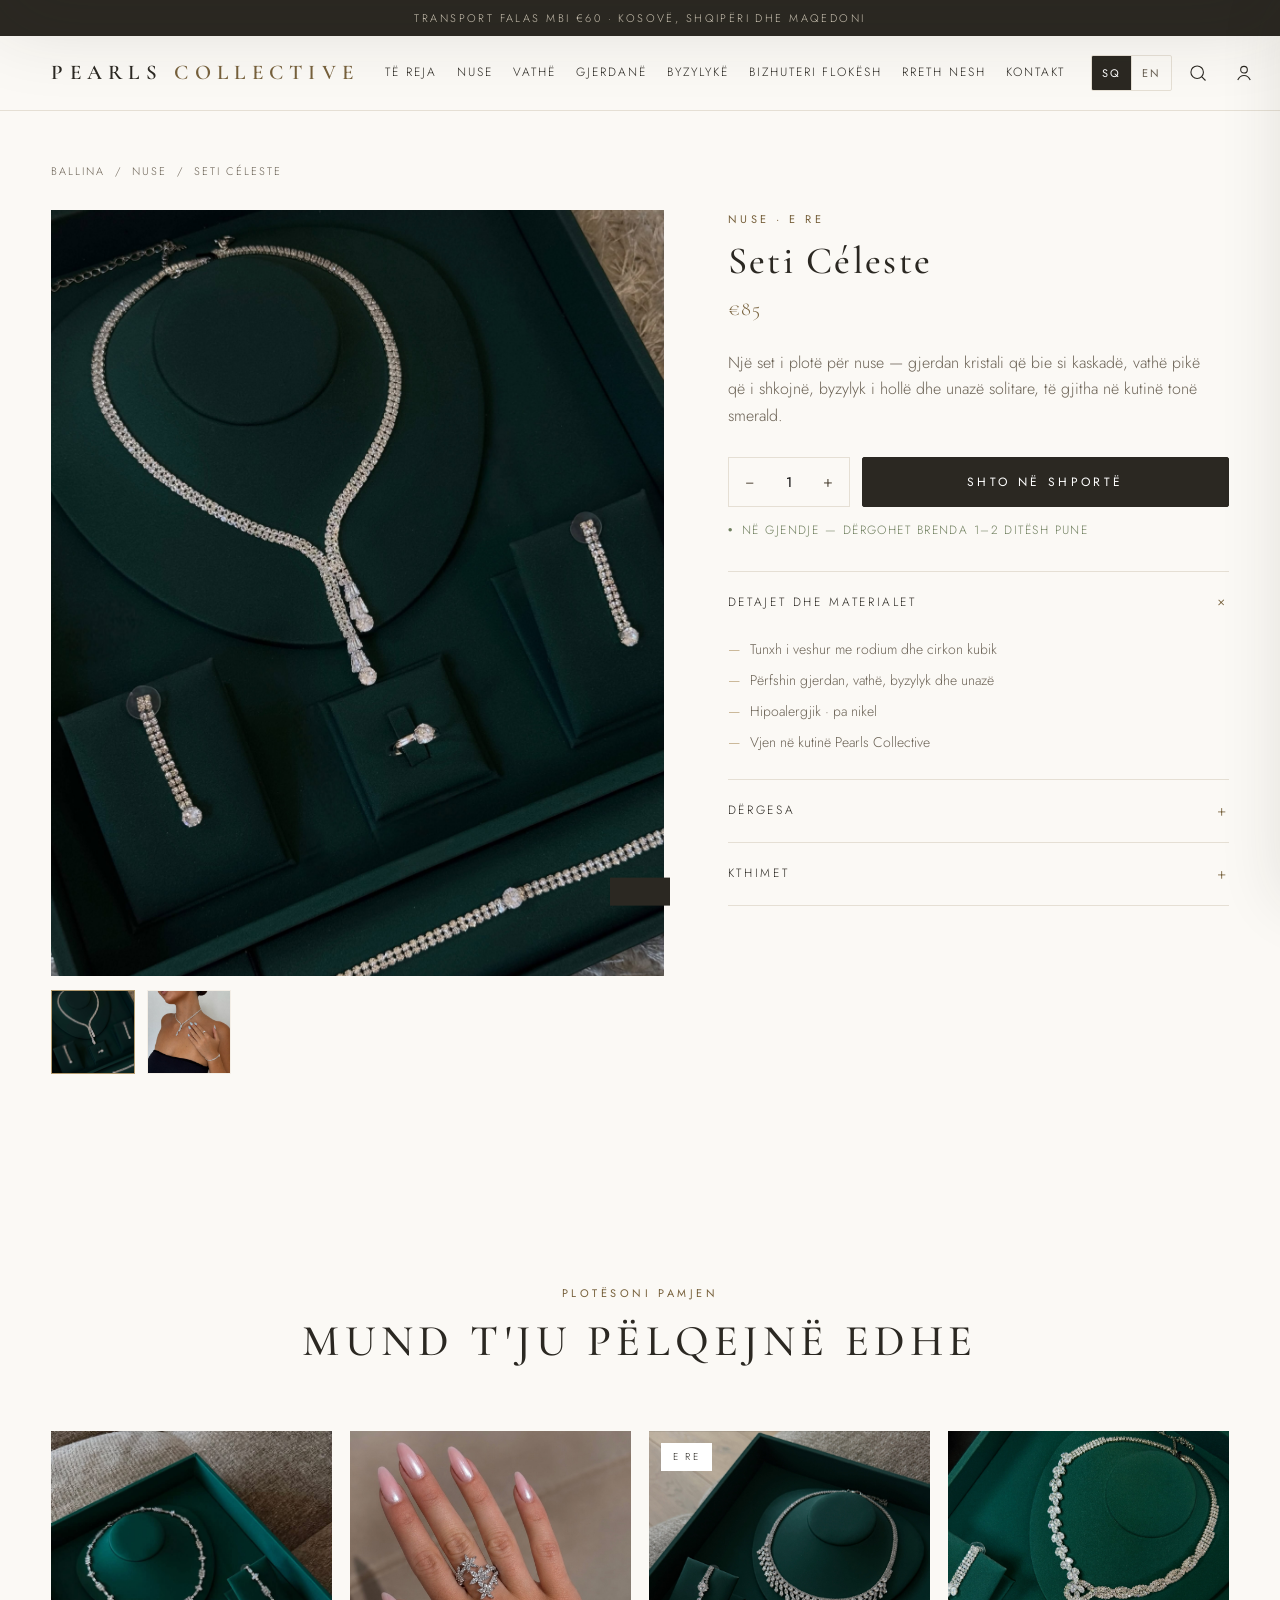
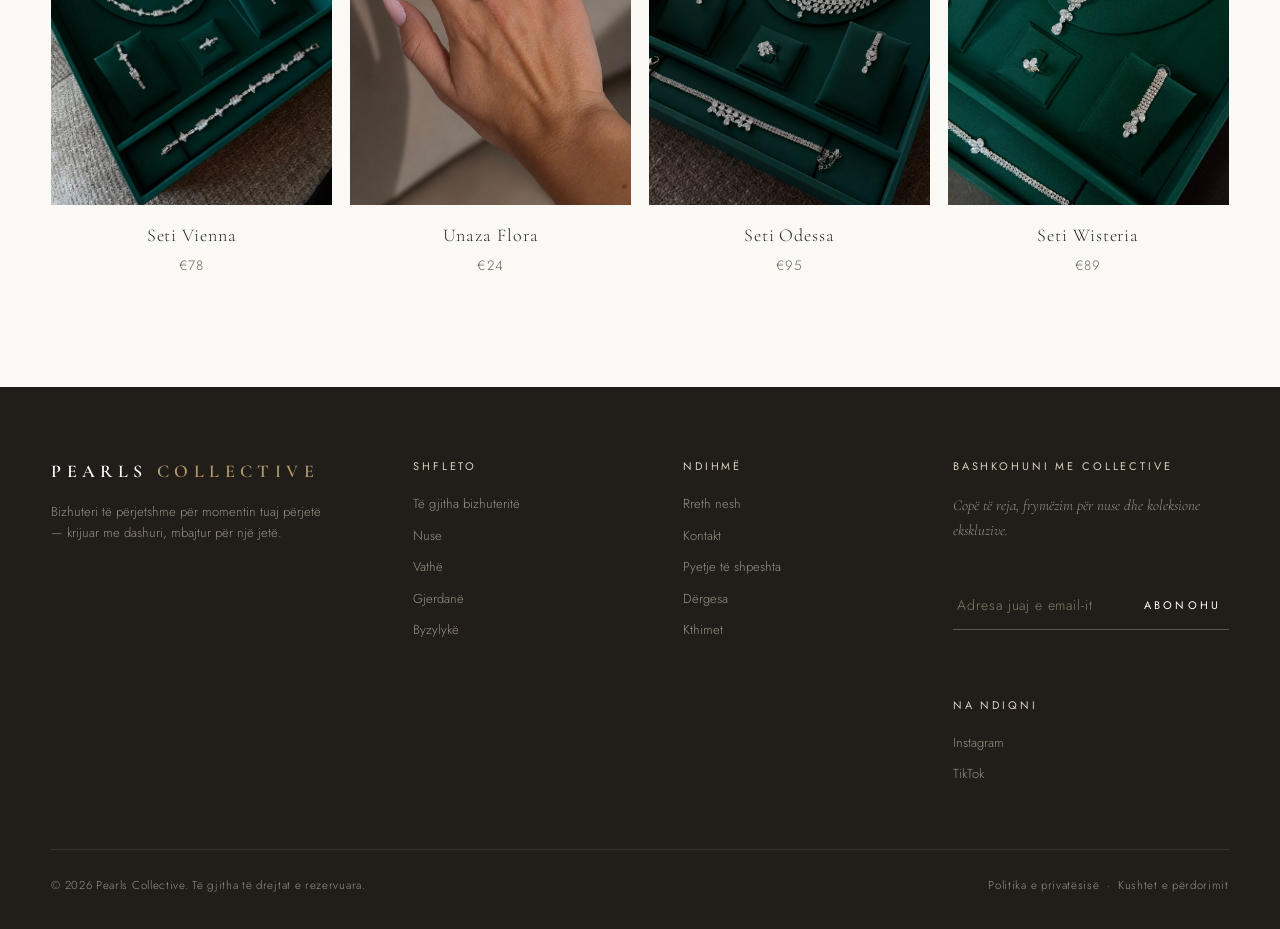
<file: Pearls/product.html>
<!DOCTYPE html>
<html lang="sq">
<head>
  <meta charset="UTF-8">
  <meta name="viewport" content="width=device-width, initial-scale=1.0">
  <title>Product — Pearls Collective</title>
  <link rel="preconnect" href="https://fonts.googleapis.com">
  <link rel="preconnect" href="https://fonts.gstatic.com" crossorigin>
  <link href="https://fonts.googleapis.com/css2?family=Cormorant+Garamond:ital,wght@0,400;0,500;0,600;1,400;1,500&family=Jost:wght@300;400;500&display=swap" rel="stylesheet">
  <link rel="stylesheet" href="assets/css/style.css">
  <link rel="icon" href="data:image/svg+xml,<svg xmlns='http://www.w3.org/2000/svg' viewBox='0 0 100 100'><circle cx='50' cy='50' r='38' fill='%23E9E0D2' stroke='%23B39A6E' stroke-width='4'/></svg>">
</head>
<body data-page="product">

  <section class="product-page">
    <div class="container">
      <div class="breadcrumbs" id="crumbs"></div>
      <div class="pdp-grid" id="pdp"></div>
    </div>
  </section>

  <section class="related" style="padding-bottom:clamp(56px,9vw,110px)">
    <div class="container">
      <div class="section-head reveal">
        <span class="eyebrow" data-i18n="product.relatedEyebrow">Plotësoni pamjen</span>
        <h2 class="section-title" data-i18n="product.relatedTitle">Mund t'ju pëlqejnë edhe</h2>
      </div>
      <div class="products-grid" id="relatedGrid"></div>
    </div>
  </section>

  <script src="assets/js/i18n.js"></script>
  <script src="assets/js/products.js"></script>
  <script>
    let product, qty = 1, chosenVariant = null;

    function pageInit() {
      const id = new URLSearchParams(location.search).get("id");
      product = findProduct(id) || PRODUCTS[0];
      chosenVariant = product.variants ? product.variants[0].options[0] : null;
      document.title = `${pName(product)} — Pearls Collective`;

      document.getElementById("crumbs").innerHTML =
        `<a href="index.html">${t("product.home")}</a> &nbsp;/&nbsp; <a href="shop.html?cat=${product.category}">${categoryLabel(product.category)}</a> &nbsp;/&nbsp; ${pName(product)}`;

      document.getElementById("pdp").innerHTML = `
        <div class="pdp-gallery">
          <div class="pdp-main"><img id="mainImg" src="${product.imgs[0]}" alt="${pName(product)}" style="object-position:${product.pos}"></div>
          ${product.imgs.length > 1 ? `
          <div class="pdp-thumbs">
            ${product.imgs.map((src, i) => `
              <button class="${i === 0 ? "active" : ""}" data-thumb="${i}"><img src="${src}" alt="${pName(product)} ${i + 1}"></button>`).join("")}
          </div>` : ""}
        </div>
        <div class="pdp-info">
          <span class="eyebrow">${categoryLabel(product.category)}${product.isNew ? " · " + t("product.badgeNew") : ""}</span>
          <h1>${pName(product)}</h1>
          <div class="pdp-price">${money(product.price)}</div>
          <p class="pdp-desc">${pDesc(product)}</p>

          ${product.variants ? product.variants.map(v => `
            <div class="pdp-variants">
              <label>${I18N.pick(v.label)}</label>
              <div class="variant-opts">
                ${v.options.map((o, i) => { const label = I18N.pick(o); return `<button class="${i === 0 ? "active" : ""}" data-variant="${label}">${label}</button>`; }).join("")}
              </div>
            </div>`).join("") : ""}

          <div class="pdp-buy">
            <div class="qty">
              <button id="qDec" aria-label="${t("cart.decrease")}">−</button>
              <input id="qVal" value="1" readonly aria-label="${t("product.quantity")}">
              <button id="qInc" aria-label="${t("cart.increase")}">+</button>
            </div>
            <button class="btn" id="addBtn">${t("product.addToBag")}</button>
          </div>
          <div class="pdp-stock">${t("product.inStock")}</div>

          <div class="accordion">
            <details open>
              <summary>${t("product.detailsTitle")}</summary>
              <div class="acc-body"><ul>${pDetails(product).map(d => `<li>${d}</li>`).join("")}</ul></div>
            </details>
            <details>
              <summary>${t("product.deliveryTitle")}</summary>
              <div class="acc-body">${t("product.deliveryBody")}</div>
            </details>
            <details>
              <summary>${t("product.returnsTitle")}</summary>
              <div class="acc-body">${t("product.returnsBody")}</div>
            </details>
          </div>
        </div>`;

      document.querySelectorAll("[data-thumb]").forEach(b => b.addEventListener("click", () => {
        document.getElementById("mainImg").src = product.imgs[+b.dataset.thumb];
        document.querySelectorAll("[data-thumb]").forEach(x => x.classList.toggle("active", x === b));
      }));
      document.querySelectorAll("[data-variant]").forEach(b => b.addEventListener("click", () => {
        chosenVariant = b.dataset.variant;
        b.closest(".variant-opts").querySelectorAll("button").forEach(x => x.classList.toggle("active", x === b));
      }));
      document.getElementById("qInc").addEventListener("click", () => setQty(qty + 1));
      document.getElementById("qDec").addEventListener("click", () => setQty(qty - 1));
      document.getElementById("addBtn").addEventListener("click", () => {
        Cart.add(product.id, qty, chosenVariant);
        toast(`${pName(product)} ${t("cart.added")}`);
        openCart();
      });

      const related = PRODUCTS.filter(p => p.id !== product.id)
        .sort((a, b) => (b.category === product.category ? 1 : 0) - (a.category === product.category ? 1 : 0))
        .slice(0, 4);
      const rg = document.getElementById("relatedGrid");
      rg.innerHTML = related.map(productCard).join("");
      wireProductCards(rg);
    }

    function setQty(n) {
      qty = Math.max(1, Math.min(9, n));
      document.getElementById("qVal").value = qty;
    }
  </script>
  <script src="assets/js/app.js"></script>
</body>
</html>
</file>
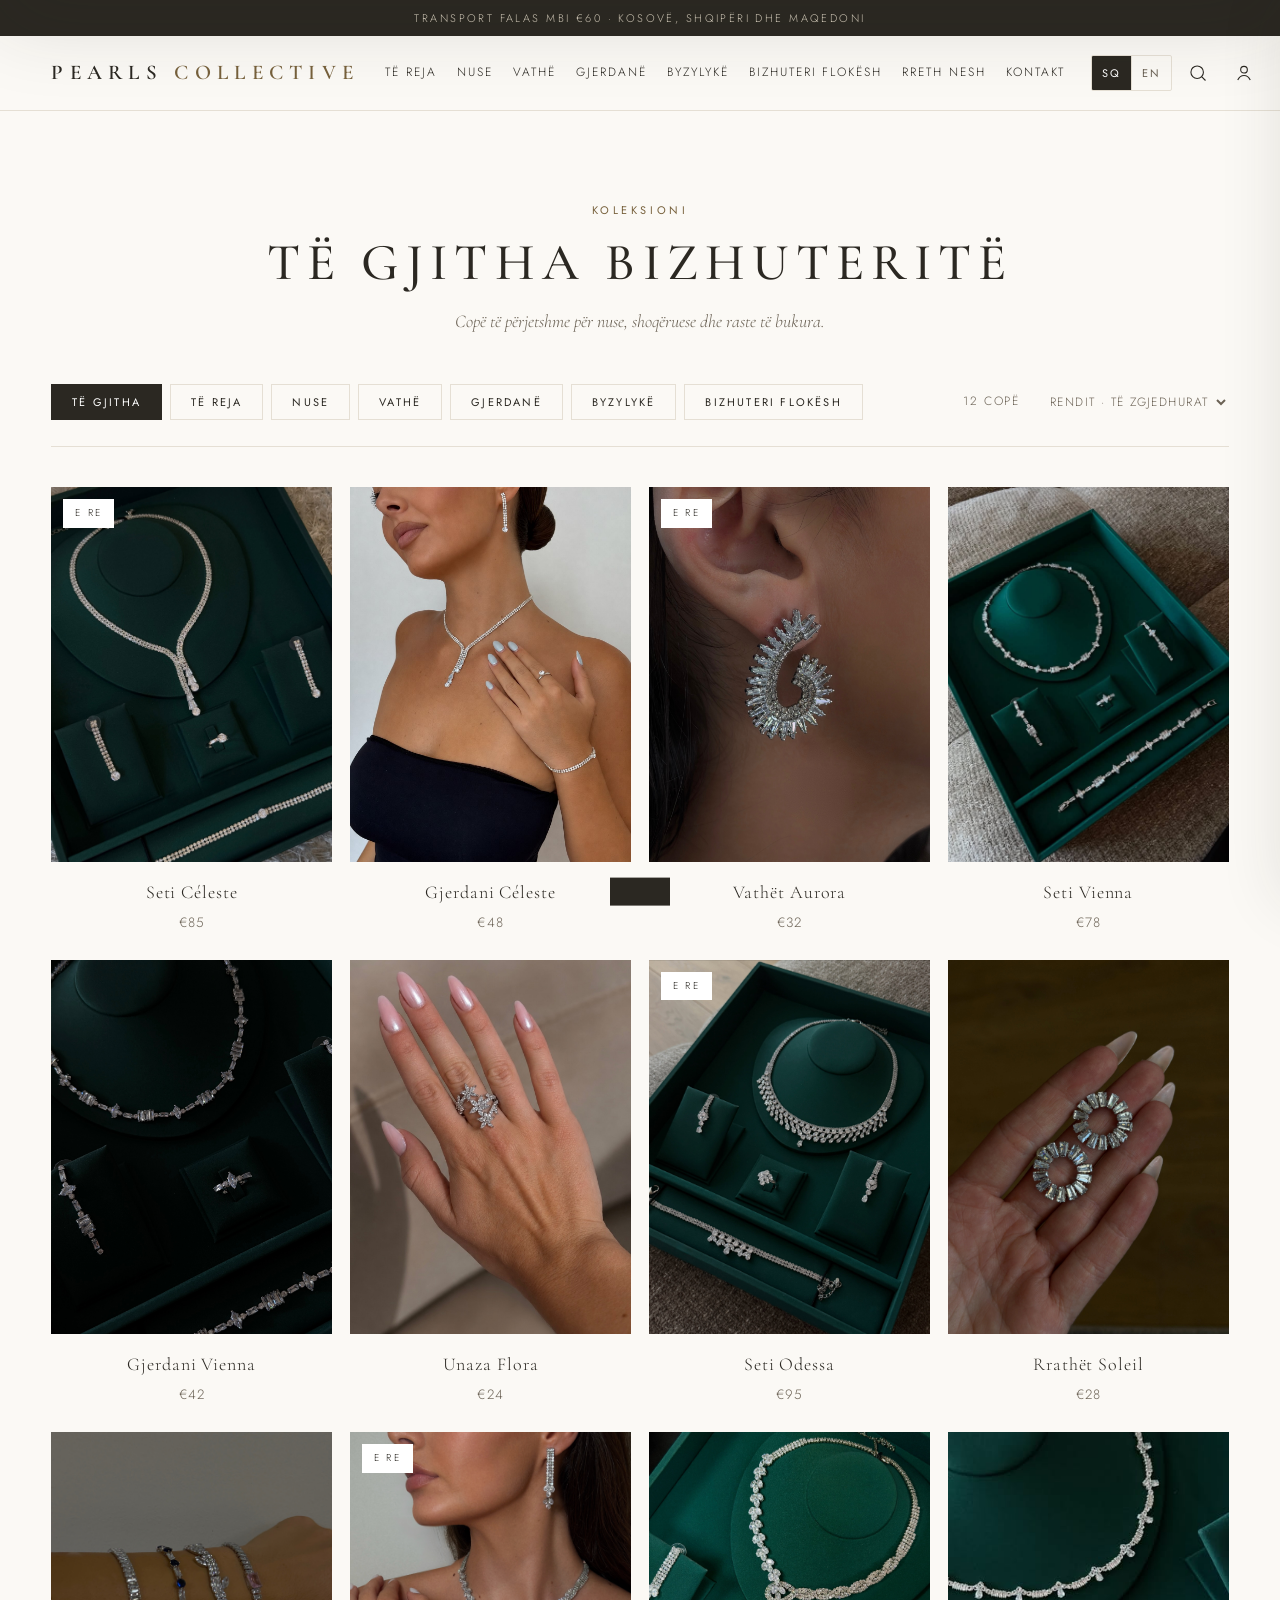
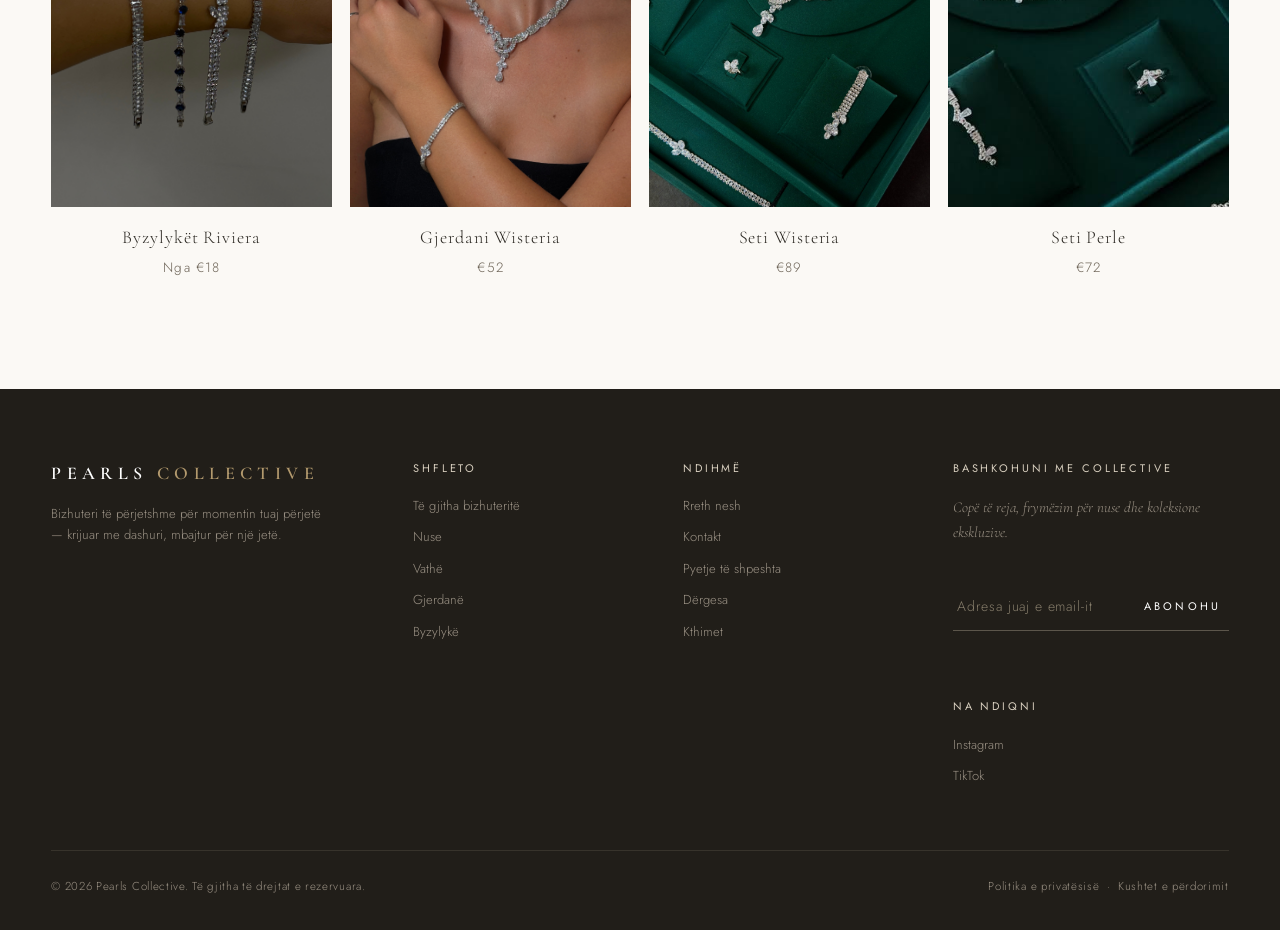
<file: Pearls/shop.html>
<!DOCTYPE html>
<html lang="sq">
<head>
  <meta charset="UTF-8">
  <meta name="viewport" content="width=device-width, initial-scale=1.0">
  <title>Shop — Pearls Collective</title>
  <link rel="preconnect" href="https://fonts.googleapis.com">
  <link rel="preconnect" href="https://fonts.gstatic.com" crossorigin>
  <link href="https://fonts.googleapis.com/css2?family=Cormorant+Garamond:ital,wght@0,400;0,500;0,600;1,400;1,500&family=Jost:wght@300;400;500&display=swap" rel="stylesheet">
  <link rel="stylesheet" href="assets/css/style.css">
  <link rel="icon" href="data:image/svg+xml,<svg xmlns='http://www.w3.org/2000/svg' viewBox='0 0 100 100'><circle cx='50' cy='50' r='38' fill='%23E9E0D2' stroke='%23B39A6E' stroke-width='4'/></svg>">
</head>
<body data-page="shop">

  <div class="page-hero">
    <span class="eyebrow" data-i18n="shop.eyebrow">Koleksioni</span>
    <h1 id="shopTitle">Të gjitha bizhuteritë</h1>
    <p id="shopSub">Copë të përjetshme për nuse, shoqëruese dhe raste të bukura.</p>
  </div>

  <section style="padding-top:0">
    <div class="container">
      <div class="shop-toolbar">
        <div class="filter-pills" id="filterPills"></div>
        <div style="display:flex; align-items:center; gap:22px">
          <span class="shop-count" id="shopCount"></span>
          <select class="sort-select" id="sortSelect" data-i18n-attr="aria-label:shop.sortLabel" aria-label="Rendit copët">
            <option value="featured" data-i18n="shop.sortFeatured">Rendit · Të zgjedhurat</option>
            <option value="price-asc" data-i18n="shop.sortPriceAsc">Çmimi · Nga i ulëti</option>
            <option value="price-desc" data-i18n="shop.sortPriceDesc">Çmimi · Nga i larti</option>
            <option value="new" data-i18n="shop.sortNew">Më të rejat në fillim</option>
          </select>
        </div>
      </div>

      <div id="hairNotice" style="display:none">
        <div class="coming-soon">
          <span class="eyebrow" data-i18n="shop.hairEyebrow">Bizhuteri flokësh</span>
          <h2 data-i18n="shop.hairTitle">Detaji i duhur, së shpejti</h2>
          <p data-i18n="shop.hairBody">“Përzgjedhja jonë po përgatitet me kujdes.”</p>
          <a class="btn btn--ghost" href="contact.html" data-i18n="shop.hairCta">Pyetje për nuse</a>
        </div>
      </div>

      <div class="products-grid" id="shopGrid"></div>
      <div class="shop-empty" id="shopEmpty" style="display:none" data-i18n="shop.empty">Ende asnjë copë në këtë përzgjedhje.</div>
    </div>
  </section>

  <script src="assets/js/i18n.js"></script>
  <script src="assets/js/products.js"></script>
  <script>
    /* Labels and blurbs come from the language layer — see i18n.js (shop.subs)
       and products.js (CATEGORY_LABELS). */
    const CAT_KEYS = ["all", "new", "bridal", "earrings", "necklaces", "bracelets", "hair"];
    const catLabel = k => k === "all" ? t("shop.cats.all") : categoryLabel(k);
    const catSub = k => t("shop.subs." + k);

    let currentCat = new URLSearchParams(location.search).get("cat") || "all";
    if (!CAT_KEYS.includes(currentCat)) currentCat = "all";
    let currentSort = "featured";

    function pageInit() {
      const pills = document.getElementById("filterPills");
      pills.innerHTML = CAT_KEYS.map(key =>
        `<button class="pill ${key === currentCat ? "active" : ""}" data-cat="${key}">${catLabel(key)}</button>`).join("");
      pills.querySelectorAll("[data-cat]").forEach(b => b.addEventListener("click", () => {
        currentCat = b.dataset.cat;
        history.replaceState(null, "", currentCat === "all" ? "shop.html" : `shop.html?cat=${currentCat}`);
        pills.querySelectorAll(".pill").forEach(p => p.classList.toggle("active", p.dataset.cat === currentCat));
        render();
      }));
      document.getElementById("sortSelect").addEventListener("change", e => { currentSort = e.target.value; render(); });
      render();
    }

    function render() {
      const grid = document.getElementById("shopGrid");
      const empty = document.getElementById("shopEmpty");
      const hairNotice = document.getElementById("hairNotice");
      const title = document.getElementById("shopTitle");
      const sub = document.getElementById("shopSub");

      title.textContent = currentCat === "all" ? t("shop.titleAll") : catLabel(currentCat);
      sub.textContent = catSub(currentCat) || catSub("all");
      hairNotice.style.display = currentCat === "hair" ? "block" : "none";

      let items = PRODUCTS.filter(p => {
        if (currentCat === "all") return true;
        if (currentCat === "new") return p.isNew;
        return p.category === currentCat;
      });

      if (currentSort === "price-asc") items.sort((a, b) => a.price - b.price);
      else if (currentSort === "price-desc") items.sort((a, b) => b.price - a.price);
      else if (currentSort === "new") items.sort((a, b) => (b.isNew ? 1 : 0) - (a.isNew ? 1 : 0));

      document.getElementById("shopCount").textContent =
        items.length ? (items.length === 1 ? t("shop.countOne") : t("shop.countMany", { n: items.length })) : "";

      grid.innerHTML = items.map(productCard).join("");
      empty.style.display = (!items.length && currentCat !== "hair") ? "block" : "none";
      wireProductCards(grid);
      initReveals();
    }
  </script>
  <script src="assets/js/app.js"></script>
</body>
</html>
</file>
<file: Pearls/assets/css/style.css>
/* ─────────────────────────────────────────────
   Pearls Collective — bridal jewellery boutique
   ───────────────────────────────────────────── */

:root {
  --ivory: #FBF9F5;
  --sand: #F3EEE6;
  --champagne: #E9E0D2;

  /* --gold is DECORATIVE ONLY — hairlines, borders, ornaments, focus rings.
     At 2.57:1 on ivory it is not legible as text. Anything with words in it
     uses --gold-dark, which is the same hue taken far enough down to pass
     WCAG AA (5.6:1 on ivory, 5.1:1 on sand, 5.9:1 under white). */
  --gold: #B39A6E;
  --gold-dark: #77613C;

  --ink: #2B2822;
  --muted: #6B6255;   /* was #857C6F — 3.91:1, below AA for body copy */
  --line: #E5DFD4;
  --white: #FFFFFF;
  --serif: "Cormorant Garamond", "Times New Roman", serif;
  --sans: "Jost", "Helvetica Neue", Arial, sans-serif;
  --shadow: 0 20px 60px rgba(43, 40, 34, 0.10);
  --radius: 2px;
}

* { margin: 0; padding: 0; box-sizing: border-box; }

html { scroll-behavior: smooth; }

body {
  font-family: var(--sans);
  font-weight: 300;
  color: var(--ink);
  background: var(--ivory);
  font-size: 16px;
  line-height: 1.65;
  -webkit-font-smoothing: antialiased;
}

img { max-width: 100%; display: block; }

a { color: inherit; text-decoration: none; }

button { font-family: inherit; cursor: pointer; }

.container { width: min(1280px, 92vw); margin: 0 auto; }

/* ── Typography ── */
h1, h2, h3, .serif {
  font-family: var(--serif);
  font-weight: 500;
  letter-spacing: 0.04em;
  line-height: 1.15;
}

.eyebrow {
  font-family: var(--sans);
  font-size: 11px;
  letter-spacing: 0.32em;
  text-transform: uppercase;
  color: var(--gold-dark);
  font-weight: 400;
}
/* On the dark editorial and newsletter bands the light gold is the legible
   one — the relationship inverts, so the override does too. */
.editorial .eyebrow, .newsletter .eyebrow, .footer .eyebrow { color: var(--gold); }

.section-title {
  font-size: clamp(28px, 4vw, 44px);
  text-transform: uppercase;
  letter-spacing: 0.12em;
  font-weight: 500;
}

.section-sub {
  color: var(--muted);
  font-size: 15px;
  max-width: 520px;
  margin: 14px auto 0;
  font-style: italic;
  font-family: var(--serif);
  font-size: 19px;
}

.section-head { text-align: center; margin-bottom: clamp(36px, 6vw, 64px); }
.section-head .eyebrow { display: block; margin-bottom: 14px; }

section { padding: clamp(56px, 9vw, 110px) 0; }

/* ── Buttons ── */
.btn {
  display: inline-block;
  border: 1px solid var(--ink);
  background: var(--ink);
  color: var(--white);
  padding: 15px 42px;
  font-size: 12px;
  letter-spacing: 0.28em;
  text-transform: uppercase;
  font-weight: 400;
  transition: all .35s ease;
  border-radius: var(--radius);
  text-align: center;
}
.btn:hover { background: var(--gold-dark); border-color: var(--gold-dark); }

.btn--ghost { background: transparent; color: var(--ink); }
.btn--ghost:hover { background: var(--ink); color: var(--white); }

.btn--light { background: var(--white); border-color: var(--white); color: var(--ink); }
.btn--light:hover { background: transparent; color: var(--white); border-color: var(--white); }

.link-underline {
  font-size: 12px;
  letter-spacing: 0.26em;
  text-transform: uppercase;
  padding-bottom: 6px;
  border-bottom: 1px solid var(--gold);
  transition: color .3s, border-color .3s;
}
.link-underline:hover { color: var(--gold-dark); }

/* ── Announcement bar ── */
.announce {
  background: var(--ink);
  color: #D8CFBF;
  text-align: center;
  font-size: 11px;
  letter-spacing: 0.22em;
  text-transform: uppercase;
  padding: 9px 16px;
}

/* ── Header ── */
.header {
  position: sticky;
  top: 0;
  z-index: 900;
  background: rgba(251, 249, 245, 0.92);
  backdrop-filter: blur(14px);
  -webkit-backdrop-filter: blur(14px);
  border-bottom: 1px solid var(--line);
  transition: box-shadow .3s;
}
.header.scrolled { box-shadow: 0 8px 30px rgba(43,40,34,.07); }

.header-inner {
  display: grid;
  grid-template-columns: auto 1fr auto;
  align-items: center;
  height: 74px;
  gap: 26px;
}

.brand {
  font-family: var(--serif);
  font-size: 21px;
  letter-spacing: 0.30em;
  text-transform: uppercase;
  font-weight: 600;
  white-space: nowrap;
  text-align: center;
}
.brand span { color: var(--gold-dark); }
.footer .brand span, .mobile-nav .brand span { color: var(--gold); }

/* ── Language switch ── */
.lang-switch { display: inline-flex; align-items: center; border: 1px solid var(--line); border-radius: var(--radius); overflow: hidden; flex: none; }
.lang-switch button {
  border: 0; background: none; padding: 7px 10px; min-height: 34px;
  font-family: var(--sans); font-size: 11px; letter-spacing: .18em;
  text-transform: uppercase; color: var(--muted);
  transition: background .25s, color .25s;
}
.lang-switch button + button { border-left: 1px solid var(--line); }
.lang-switch button:hover { color: var(--ink); background: var(--sand); }
.lang-switch button[aria-pressed="true"] { background: var(--ink); color: var(--white); }
.lang-switch--mobile { margin: 22px 0 4px; }
@media (max-width: 900px) { .header-actions .lang-switch { display: none; } }

.nav { display: flex; gap: clamp(14px, 1.6vw, 26px); justify-content: center; }
.nav a {
  font-size: 12px;
  letter-spacing: 0.16em;
  text-transform: uppercase;
  position: relative;
  padding: 6px 0;
  color: var(--ink);
  white-space: nowrap;
}
.nav a::after {
  content: "";
  position: absolute;
  left: 0; bottom: 0;
  width: 0; height: 1px;
  background: var(--gold);
  transition: width .3s ease;
}
.nav a:hover::after, .nav a.active::after { width: 100%; }

.header-actions {
  display: flex;
  gap: 6px;
  justify-content: flex-end;
  align-items: center;
}
.icon-btn {
  background: none;
  border: none;
  width: 40px; height: 40px;
  display: grid;
  place-items: center;
  color: var(--ink);
  position: relative;
  border-radius: 50%;
  transition: background .25s;
}
.icon-btn:hover { background: var(--sand); }
.icon-btn svg { width: 20px; height: 20px; stroke-width: 1.3; }

.bag-count {
  position: absolute;
  top: 2px; right: 0;
  background: var(--gold);
  color: var(--white);
  font-size: 9px;
  width: 16px; height: 16px;
  border-radius: 50%;
  display: grid;
  place-items: center;
  font-weight: 500;
}
.bag-count.hidden { display: none; }

.hamburger { display: none; }

/* ── Mobile nav ── */
.mobile-nav {
  position: fixed;
  inset: 0;
  background: var(--ivory);
  z-index: 1000;
  transform: translateX(-100%);
  transition: transform .45s cubic-bezier(.65,0,.35,1);
  display: flex;
  flex-direction: column;
  padding: 28px 8vw 40px;
  overflow-y: auto;
}
.mobile-nav.open { transform: translateX(0); }
.mobile-nav-head { display: flex; justify-content: space-between; align-items: center; margin-bottom: 8vh; }
.mobile-nav a.mnav-link {
  font-family: var(--serif);
  font-size: 30px;
  letter-spacing: 0.08em;
  padding: 12px 0;
  border-bottom: 1px solid var(--line);
  display: block;
}
.mobile-nav .mnav-small { font-size: 12px; letter-spacing: .24em; text-transform: uppercase; color: var(--muted); padding: 10px 0; display: block; }
.mobile-nav .mnav-foot { margin-top: auto; padding-top: 40px; }

/* ── Hero ── */
.hero { padding: 0; }
.hero-grid {
  display: grid;
  grid-template-columns: 1fr 1.1fr;
  min-height: min(88vh, 860px);
}
.hero-copy {
  display: flex;
  flex-direction: column;
  justify-content: center;
  padding: clamp(40px, 7vw, 110px);
  background: var(--sand);
}
.hero-copy .eyebrow { margin-bottom: 26px; }
.hero-title {
  font-size: clamp(38px, 4.6vw, 66px);
  text-transform: uppercase;
  letter-spacing: 0.10em;
  font-weight: 500;
}
.hero-title em { font-style: italic; color: var(--gold-dark); }
.hero-quote {
  font-family: var(--serif);
  font-style: italic;
  font-size: clamp(17px, 1.6vw, 21px);
  color: var(--muted);
  margin: 26px 0 40px;
  max-width: 420px;
}
.hero-media { position: relative; overflow: hidden; }
.hero-media img {
  width: 100%; height: 100%;
  object-fit: cover;
  object-position: 50% 30%;
  transform: scale(1.02);
  animation: heroDrift 14s ease-out forwards;
}
@keyframes heroDrift { to { transform: scale(1.08); } }

/* ── Category tiles ── */
.cats-grid {
  display: grid;
  grid-template-columns: repeat(4, 1fr);
  gap: 18px;
}
.cat-card { position: relative; overflow: hidden; display: block; }
.cat-card .cat-media {
  aspect-ratio: 3 / 4;
  overflow: hidden;
  background: var(--sand);
}
.cat-card img {
  width: 100%; height: 100%;
  object-fit: cover;
  transition: transform .8s cubic-bezier(.25,.46,.45,.94);
}
.cat-card:hover img { transform: scale(1.06); }
.cat-body { padding: 20px 4px 0; text-align: center; }
.cat-body h3 { font-size: 20px; letter-spacing: 0.14em; text-transform: uppercase; }
.cat-body p { color: var(--muted); font-size: 13.5px; margin: 8px 0 12px; }
.cat-body .link-underline { font-size: 11px; }

/* ── Product grid ── */
.products-grid {
  display: grid;
  grid-template-columns: repeat(4, 1fr);
  gap: 26px 18px;
}
.product-card { position: relative; }
.pc-media {
  position: relative;
  aspect-ratio: 3 / 4;
  overflow: hidden;
  background: var(--sand);
  display: block;
}
.pc-media img {
  width: 100%; height: 100%;
  object-fit: cover;
  transition: transform .8s cubic-bezier(.25,.46,.45,.94), opacity .5s;
}
.product-card:hover .pc-media img { transform: scale(1.05); }

.pc-badge {
  position: absolute;
  top: 12px; left: 12px;
  background: var(--white);
  color: var(--ink);
  font-size: 10px;
  letter-spacing: 0.22em;
  text-transform: uppercase;
  padding: 6px 12px;
  z-index: 2;
}

.pc-wish {
  position: absolute;
  top: 10px; right: 10px;
  z-index: 2;
  background: rgba(255,255,255,.85);
  border: none;
  width: 34px; height: 34px;
  border-radius: 50%;
  display: grid;
  place-items: center;
  color: var(--ink);
  opacity: 0;
  transform: translateY(-4px);
  transition: all .3s;
}
.product-card:hover .pc-wish, .pc-wish.active { opacity: 1; transform: translateY(0); }
.pc-wish svg { width: 16px; height: 16px; stroke-width: 1.4; }
.pc-wish.active { color: var(--gold-dark); }
.pc-wish.active svg { fill: var(--gold-dark); stroke: var(--gold-dark); }

.pc-add {
  position: absolute;
  left: 12px; right: 12px; bottom: 12px;
  background: rgba(251, 249, 245, 0.95);
  border: none;
  padding: 13px;
  font-size: 11px;
  letter-spacing: 0.24em;
  text-transform: uppercase;
  opacity: 0;
  transform: translateY(8px);
  transition: all .35s ease;
  z-index: 2;
}
.pc-add:hover { background: var(--ink); color: var(--white); }
.product-card:hover .pc-add { opacity: 1; transform: translateY(0); }

.pc-info { text-align: center; padding-top: 16px; }
.pc-name { font-family: var(--serif); font-size: 18px; letter-spacing: 0.05em; }
.pc-price { color: var(--muted); font-size: 13.5px; margin-top: 4px; letter-spacing: 0.08em; }

/* ── Editorial banner ── */
.editorial {
  position: relative;
  min-height: 620px;
  display: grid;
  place-items: center;
  overflow: hidden;
  padding: 0;
}
.editorial img.bg {
  position: absolute;
  inset: 0;
  width: 100%; height: 100%;
  object-fit: cover;
  object-position: 50% 35%;
}
.editorial::after {
  content: "";
  position: absolute;
  inset: 0;
  background: linear-gradient(to bottom, rgba(20,24,20,.25), rgba(20,24,20,.55));
}
.editorial-copy {
  position: relative;
  z-index: 2;
  text-align: center;
  color: var(--white);
  padding: 120px 6vw;
  max-width: 700px;
}
.editorial-copy .eyebrow { color: #D8CFBF; }
.editorial-copy h2 {
  font-size: clamp(32px, 4.5vw, 54px);
  text-transform: uppercase;
  letter-spacing: 0.14em;
  margin: 18px 0;
}
.editorial-copy p {
  font-family: var(--serif);
  font-style: italic;
  font-size: 19px;
  opacity: .92;
  margin-bottom: 36px;
}

/* ── Bridal feature ── */
.bridal-feature { background: var(--sand); }
.bridal-grid {
  display: grid;
  grid-template-columns: 0.9fr 1.1fr;
  gap: clamp(30px, 5vw, 70px);
  align-items: center;
}
.bridal-copy .eyebrow { display: block; margin-bottom: 16px; }
.bridal-copy h2 { font-size: clamp(30px, 3.6vw, 46px); text-transform: uppercase; letter-spacing: .12em; margin-bottom: 18px; }
.bridal-copy > p { color: var(--muted); margin-bottom: 30px; max-width: 460px; }
.bridal-list { list-style: none; margin: 0 0 36px; }
.bridal-list li {
  font-family: var(--serif);
  font-size: 18px;
  letter-spacing: 0.06em;
  padding: 13px 0;
  border-bottom: 1px solid var(--line);
  display: flex;
  justify-content: space-between;
  align-items: center;
}
.bridal-list li span { font-family: var(--sans); font-size: 11px; letter-spacing: .2em; text-transform: uppercase; color: var(--gold-dark); }
.bridal-media-grid {
  display: grid;
  grid-template-columns: 1fr 1fr;
  gap: 14px;
}
.bridal-media-grid a { overflow: hidden; display: block; position: relative; }
.bridal-media-grid img {
  width: 100%; height: 100%;
  object-fit: cover;
  aspect-ratio: 3/4;
  transition: transform .8s cubic-bezier(.25,.46,.45,.94);
}
.bridal-media-grid a:hover img { transform: scale(1.05); }
.bridal-media-grid a:first-child { grid-row: span 2; }
.bridal-media-grid a:first-child img { aspect-ratio: auto; height: 100%; }

/* ── Instagram ── */
.ig-grid {
  display: grid;
  grid-template-columns: repeat(6, 1fr);
  gap: 10px;
}
.ig-grid a {
  position: relative;
  overflow: hidden;
  aspect-ratio: 1;
  display: block;
}
.ig-grid img {
  width: 100%; height: 100%;
  object-fit: cover;
  transition: transform .7s ease;
}
.ig-grid a::after {
  content: "";
  position: absolute;
  inset: 0;
  background: rgba(43,40,34,0);
  transition: background .4s;
}
.ig-grid a:hover::after { background: rgba(43,40,34,.25); }
.ig-grid a:hover img { transform: scale(1.07); }
.ig-handle { text-align: center; margin-top: 30px; }
.ig-handle a { font-family: var(--serif); font-style: italic; font-size: 19px; color: var(--gold-dark); letter-spacing: .04em; }

/* ── Newsletter ── */
.newsletter { background: var(--ink); color: var(--champagne); text-align: center; }
.newsletter h2 { color: var(--white); }
.newsletter .section-sub { color: #A79E8E; }
.news-form {
  display: flex;
  max-width: 460px;
  margin: 38px auto 0;
  border-bottom: 1px solid #5c564b;
}
.news-form input {
  flex: 1;
  background: transparent;
  border: none;
  outline: none;
  color: var(--white);
  font-family: var(--sans);
  font-weight: 300;
  font-size: 14px;
  letter-spacing: .06em;
  padding: 14px 4px;
}
.news-form input::placeholder { color: #857c6a; }
.news-form button {
  background: none;
  border: none;
  color: var(--white);
  font-size: 11px;
  letter-spacing: .28em;
  text-transform: uppercase;
  padding: 0 8px;
  transition: color .3s;
}
.news-form button:hover { color: var(--gold); }
.news-msg { margin-top: 16px; font-family: var(--serif); font-style: italic; color: var(--gold); font-size: 16px; min-height: 24px; }

/* ── Footer ── */
.footer { background: #211E19; color: #9A9184; padding: 70px 0 34px; font-size: 13px; }
.footer-grid {
  display: grid;
  grid-template-columns: 1.4fr 1fr 1fr 1.2fr;
  gap: 40px;
  margin-bottom: 54px;
}
.footer .brand { color: var(--white); text-align: left; font-size: 18px; margin-bottom: 14px; }
.footer h4 {
  color: #D8CFBF;
  font-family: var(--sans);
  font-size: 11px;
  letter-spacing: .26em;
  text-transform: uppercase;
  font-weight: 400;
  margin-bottom: 18px;
}
.footer ul { list-style: none; }
.footer li { margin-bottom: 10px; }
.footer a:hover { color: var(--white); }
.footer-news p { margin-bottom: 16px; font-style: italic; font-family: var(--serif); font-size: 15px; }
.footer-bottom {
  border-top: 1px solid #37332B;
  padding-top: 26px;
  display: flex;
  justify-content: space-between;
  gap: 16px;
  flex-wrap: wrap;
  font-size: 11.5px;
  letter-spacing: .06em;
}

/* ── Page hero (interior pages) ── */
.page-hero { text-align: center; padding: clamp(50px, 7vw, 90px) 0 clamp(28px, 4vw, 48px); }
.page-hero h1 { font-size: clamp(30px, 4.4vw, 52px); text-transform: uppercase; letter-spacing: .14em; }
.page-hero .eyebrow { display: block; margin-bottom: 14px; }
.page-hero p { color: var(--muted); font-family: var(--serif); font-style: italic; font-size: 18px; max-width: 520px; margin: 14px auto 0; }

/* ── Shop toolbar ── */
.shop-toolbar {
  display: flex;
  justify-content: space-between;
  align-items: center;
  gap: 18px;
  flex-wrap: wrap;
  padding-bottom: 26px;
  border-bottom: 1px solid var(--line);
  margin-bottom: 40px;
}
.filter-pills { display: flex; gap: 8px; flex-wrap: wrap; }
.pill {
  border: 1px solid var(--line);
  background: transparent;
  padding: 9px 20px;
  font-size: 11px;
  letter-spacing: .2em;
  text-transform: uppercase;
  transition: all .3s;
  color: var(--ink);
}
.pill:hover { border-color: var(--ink); }
.pill.active { background: var(--ink); color: var(--white); border-color: var(--ink); }
.sort-select {
  font-family: var(--sans);
  font-weight: 300;
  font-size: 12px;
  letter-spacing: .12em;
  text-transform: uppercase;
  border: none;
  background: transparent;
  color: var(--muted);
  outline: none;
  cursor: pointer;
  padding: 8px 4px;
}
.shop-count { color: var(--muted); font-size: 12px; letter-spacing: .14em; text-transform: uppercase; }
.shop-empty { text-align: center; padding: 80px 0; color: var(--muted); font-family: var(--serif); font-style: italic; font-size: 20px; }

/* ── Product page ── */
.product-page { padding-top: clamp(30px, 4vw, 60px); }
.breadcrumbs { font-size: 11px; letter-spacing: .18em; text-transform: uppercase; color: var(--muted); margin-bottom: 30px; }
.breadcrumbs a:hover { color: var(--gold-dark); }
.pdp-grid {
  display: grid;
  grid-template-columns: 1.1fr 0.9fr;
  gap: clamp(30px, 5vw, 80px);
  align-items: start;
}
.pdp-gallery { display: grid; gap: 14px; }
.pdp-main {
  aspect-ratio: 4 / 5;
  overflow: hidden;
  background: var(--sand);
}
.pdp-main img { width: 100%; height: 100%; object-fit: cover; }
.pdp-thumbs { display: flex; gap: 12px; }
.pdp-thumbs button {
  width: 84px;
  aspect-ratio: 1;
  overflow: hidden;
  border: 1px solid transparent;
  background: var(--sand);
  padding: 0;
  transition: border-color .3s;
}
.pdp-thumbs button.active { border-color: var(--gold); }
.pdp-thumbs img { width: 100%; height: 100%; object-fit: cover; }

.pdp-info { position: sticky; top: 100px; }
.pdp-info .eyebrow { display: block; margin-bottom: 10px; }
.pdp-info h1 { font-size: clamp(28px, 3vw, 40px); letter-spacing: .06em; margin-bottom: 10px; }
.pdp-price { font-size: 20px; font-family: var(--serif); color: var(--gold-dark); letter-spacing: .06em; margin-bottom: 24px; }
.pdp-desc { color: var(--muted); margin-bottom: 28px; max-width: 480px; }

.pdp-variants { margin-bottom: 24px; }
.pdp-variants label { display: block; font-size: 11px; letter-spacing: .22em; text-transform: uppercase; margin-bottom: 10px; }
.variant-opts { display: flex; gap: 8px; flex-wrap: wrap; }
.variant-opts button {
  border: 1px solid var(--line);
  background: transparent;
  padding: 9px 16px;
  font-size: 12px;
  letter-spacing: .08em;
  transition: all .25s;
}
.variant-opts button.active { border-color: var(--ink); background: var(--ink); color: var(--white); }

.pdp-buy { display: flex; gap: 12px; margin-bottom: 14px; }
.qty {
  display: flex;
  align-items: center;
  border: 1px solid var(--line);
}
.qty button {
  background: none;
  border: none;
  width: 42px; height: 100%;
  font-size: 16px;
  color: var(--muted);
  transition: color .2s;
}
.qty button:hover { color: var(--ink); }
.qty input {
  width: 36px;
  border: none;
  text-align: center;
  font-family: var(--sans);
  font-size: 14px;
  outline: none;
  background: transparent;
}
.pdp-buy .btn { flex: 1; }
.pdp-stock { font-size: 12px; letter-spacing: .12em; text-transform: uppercase; color: #6F7F5E; margin-bottom: 30px; }
.pdp-stock::before { content: "●"; font-size: 8px; vertical-align: 2px; margin-right: 8px; }

.accordion { border-top: 1px solid var(--line); }
.accordion details { border-bottom: 1px solid var(--line); }
.accordion summary {
  list-style: none;
  cursor: pointer;
  padding: 18px 0;
  font-size: 12px;
  letter-spacing: .22em;
  text-transform: uppercase;
  display: flex;
  justify-content: space-between;
  align-items: center;
}
.accordion summary::-webkit-details-marker { display: none; }
.accordion summary::after { content: "+"; font-size: 16px; color: var(--gold-dark); transition: transform .3s; }
.accordion details[open] summary::after { transform: rotate(45deg); }
.accordion .acc-body { padding: 0 0 20px; color: var(--muted); font-size: 14px; }
.accordion ul { list-style: none; }
.accordion ul li { padding: 4px 0; }
.accordion ul li::before { content: "—"; color: var(--gold); margin-right: 10px; }

.related { padding-top: clamp(60px, 8vw, 100px); }

/* ── Cart drawer ── */
.overlay {
  position: fixed;
  inset: 0;
  background: rgba(33, 30, 25, 0.45);
  opacity: 0;
  pointer-events: none;
  transition: opacity .35s;
  z-index: 950;
}
.overlay.show { opacity: 1; pointer-events: auto; }

.cart-drawer {
  position: fixed;
  top: 0; right: 0; bottom: 0;
  width: min(430px, 94vw);
  background: var(--ivory);
  z-index: 960;
  transform: translateX(105%);
  transition: transform .45s cubic-bezier(.65,0,.35,1);
  display: flex;
  flex-direction: column;
  box-shadow: -20px 0 60px rgba(43,40,34,.12);
}
.cart-drawer.open { transform: translateX(0); }
.cart-head {
  display: flex;
  justify-content: space-between;
  align-items: center;
  padding: 22px 26px;
  border-bottom: 1px solid var(--line);
}
.cart-head h3 { font-size: 16px; letter-spacing: .22em; text-transform: uppercase; }
.cart-items { flex: 1; overflow-y: auto; padding: 10px 26px; }
.cart-empty { text-align: center; color: var(--muted); font-family: var(--serif); font-style: italic; font-size: 18px; padding: 60px 0; }
.cart-item {
  display: grid;
  grid-template-columns: 76px 1fr auto;
  gap: 16px;
  padding: 18px 0;
  border-bottom: 1px solid var(--line);
  align-items: center;
}
.cart-item img { width: 76px; height: 95px; object-fit: cover; }
.ci-name { font-family: var(--serif); font-size: 16px; }
.ci-variant { font-size: 11.5px; color: var(--muted); letter-spacing: .06em; margin-top: 2px; }
.ci-price { font-size: 13px; color: var(--muted); margin-top: 6px; }
.ci-qty { display: flex; align-items: center; gap: 10px; margin-top: 8px; }
.ci-qty button {
  border: 1px solid var(--line);
  background: none;
  width: 24px; height: 24px;
  font-size: 13px;
  line-height: 1;
  color: var(--muted);
}
.ci-qty span { font-size: 13px; min-width: 14px; text-align: center; }
.ci-remove {
  background: none;
  border: none;
  color: var(--muted);
  font-size: 18px;
  align-self: start;
  transition: color .2s;
}
.ci-remove:hover { color: var(--ink); }
.cart-foot { border-top: 1px solid var(--line); padding: 22px 26px 28px; }
.cart-total {
  display: flex;
  justify-content: space-between;
  font-family: var(--serif);
  font-size: 19px;
  margin-bottom: 6px;
}
.cart-note { font-size: 12px; color: var(--muted); margin-bottom: 18px; }
.cart-foot .btn { width: 100%; }

/* ── Search overlay ── */
.search-panel {
  position: fixed;
  top: 0; left: 0; right: 0;
  background: var(--ivory);
  z-index: 970;
  transform: translateY(-105%);
  transition: transform .45s cubic-bezier(.65,0,.35,1);
  padding: 40px 0 50px;
  box-shadow: 0 30px 80px rgba(43,40,34,.15);
  max-height: 88vh;
  overflow-y: auto;
}
.search-panel.open { transform: translateY(0); }
.search-bar {
  display: flex;
  align-items: center;
  gap: 14px;
  border-bottom: 1px solid var(--ink);
  padding-bottom: 12px;
}
.search-bar svg { width: 20px; height: 20px; stroke-width: 1.3; color: var(--muted); flex: none; }
.search-bar input {
  flex: 1;
  border: none;
  background: none;
  outline: none;
  font-family: var(--serif);
  font-size: clamp(20px, 3vw, 30px);
  letter-spacing: .04em;
  color: var(--ink);
}
.search-bar input::placeholder { color: #C9C1B2; }
.search-results {
  display: grid;
  grid-template-columns: repeat(4, 1fr);
  gap: 18px;
  margin-top: 34px;
}
.search-hint { margin-top: 30px; color: var(--muted); font-family: var(--serif); font-style: italic; font-size: 17px; text-align: center; }
.sr-card { display: flex; gap: 14px; align-items: center; padding: 8px; transition: background .25s; }
.sr-card:hover { background: var(--sand); }
.sr-card img { width: 58px; height: 72px; object-fit: cover; }
.sr-card .sr-name { font-family: var(--serif); font-size: 16px; }
.sr-card .sr-price { font-size: 12.5px; color: var(--muted); margin-top: 2px; }

/* ── Toast ── */
.toast {
  position: fixed;
  bottom: 28px;
  left: 50%;
  transform: translate(-50%, 120%);
  background: var(--ink);
  color: var(--ivory);
  font-size: 12px;
  letter-spacing: .18em;
  text-transform: uppercase;
  padding: 14px 30px;
  z-index: 1200;
  transition: transform .45s cubic-bezier(.65,0,.35,1);
  white-space: nowrap;
}
.toast.show { transform: translate(-50%, 0); }

/* ── About page ── */
.about-hero-img {
  height: clamp(320px, 55vh, 560px);
  overflow: hidden;
}
.about-hero-img img { width: 100%; height: 100%; object-fit: cover; object-position: 50% 35%; }
.about-story {
  max-width: 680px;
  margin: 0 auto;
  text-align: center;
}
.about-story p { color: var(--muted); margin-bottom: 22px; font-size: 16.5px; }
.about-story .drop {
  font-family: var(--serif);
  font-size: clamp(22px, 2.6vw, 28px);
  font-style: italic;
  color: var(--ink);
  line-height: 1.5;
  margin-bottom: 34px;
}
.about-split {
  display: grid;
  grid-template-columns: 1fr 1fr;
  gap: clamp(30px, 5vw, 80px);
  align-items: center;
}
.about-split .im { overflow: hidden; }
.about-split img { width: 100%; height: 100%; object-fit: cover; aspect-ratio: 4/5; }
.about-split h2 { font-size: clamp(26px, 3vw, 38px); text-transform: uppercase; letter-spacing: .12em; margin-bottom: 18px; }
.about-split p { color: var(--muted); margin-bottom: 18px; }
.values-grid {
  display: grid;
  grid-template-columns: repeat(3, 1fr);
  gap: 40px;
  text-align: center;
}
.values-grid h3 { font-size: 19px; letter-spacing: .14em; text-transform: uppercase; margin-bottom: 12px; }
.values-grid p { color: var(--muted); font-size: 14.5px; }
.values-grid .v-num { font-family: var(--serif); font-style: italic; color: var(--gold-dark); font-size: 30px; display: block; margin-bottom: 14px; }

/* ── Contact page ── */
.contact-grid {
  display: grid;
  grid-template-columns: 0.85fr 1.15fr;
  gap: clamp(36px, 6vw, 90px);
  align-items: start;
}
.contact-info h2 { font-size: 24px; letter-spacing: .12em; text-transform: uppercase; margin-bottom: 16px; }
.contact-info p { color: var(--muted); margin-bottom: 26px; max-width: 380px; }
.contact-list { list-style: none; margin-bottom: 44px; }
.contact-list li { padding: 14px 0; border-bottom: 1px solid var(--line); display: flex; gap: 16px; align-items: baseline; }
.contact-list .cl-label { font-size: 11px; letter-spacing: .22em; text-transform: uppercase; color: var(--gold-dark); width: 96px; flex: none; }
.contact-list a:hover { color: var(--gold-dark); }
.bridal-enquiry {
  background: var(--sand);
  padding: 34px;
  margin-top: 10px;
}
.bridal-enquiry h3 { font-size: 17px; letter-spacing: .18em; text-transform: uppercase; margin-bottom: 12px; }
.bridal-enquiry p { font-family: var(--serif); font-style: italic; color: var(--muted); font-size: 16.5px; margin: 0; }

.form-grid { display: grid; grid-template-columns: 1fr 1fr; gap: 22px; }
.form-grid .full { grid-column: 1 / -1; }
.field label { display: block; font-size: 11px; letter-spacing: .22em; text-transform: uppercase; margin-bottom: 8px; color: var(--muted); }
.field input, .field select, .field textarea {
  width: 100%;
  border: 1px solid var(--line);
  background: var(--white);
  padding: 13px 14px;
  font-family: var(--sans);
  font-weight: 300;
  font-size: 14px;
  outline: none;
  transition: border-color .3s;
  color: var(--ink);
  border-radius: var(--radius);
}
.field input:focus, .field select:focus, .field textarea:focus { border-color: var(--gold); }
.field textarea { min-height: 140px; resize: vertical; }
.form-msg { font-family: var(--serif); font-style: italic; color: var(--gold-dark); font-size: 17px; margin-top: 16px; min-height: 26px; }

/* ── Checkout ── */
.checkout-grid {
  display: grid;
  grid-template-columns: 1.15fr 0.85fr;
  gap: clamp(36px, 5vw, 80px);
  align-items: start;
}
.checkout-section h2 { font-size: 18px; letter-spacing: .18em; text-transform: uppercase; margin: 34px 0 20px; }
.checkout-section h2:first-child { margin-top: 0; }
.order-summary {
  background: var(--sand);
  padding: 30px;
  position: sticky;
  top: 100px;
}
.order-summary h3 { font-size: 15px; letter-spacing: .2em; text-transform: uppercase; margin-bottom: 20px; }
.os-item { display: flex; gap: 14px; padding: 12px 0; border-bottom: 1px solid var(--line); align-items: center; }
.os-item img { width: 54px; height: 66px; object-fit: cover; }
.os-item .osi-n { font-family: var(--serif); font-size: 15px; }
.os-item .osi-q { font-size: 12px; color: var(--muted); }
.os-item .osi-p { margin-left: auto; font-size: 14px; }
.os-row { display: flex; justify-content: space-between; padding: 8px 0; font-size: 14px; color: var(--muted); }
.os-row.total { font-family: var(--serif); font-size: 20px; color: var(--ink); border-top: 1px solid var(--line); margin-top: 10px; padding-top: 16px; }
.pay-note { font-size: 12px; color: var(--muted); margin-top: 14px; }
.checkout-done { text-align: center; padding: 70px 0; }
.checkout-done h2 { font-size: clamp(26px, 3.4vw, 40px); text-transform: uppercase; letter-spacing: .12em; margin-bottom: 16px; }
.checkout-done p { color: var(--muted); font-family: var(--serif); font-style: italic; font-size: 18px; max-width: 460px; margin: 0 auto 30px; }

/* ── Hair coming soon ── */
.coming-soon {
  text-align: center;
  background: var(--sand);
  padding: clamp(60px, 8vw, 100px) 8vw;
}
.coming-soon h2 { font-size: clamp(24px, 3vw, 36px); letter-spacing: .14em; text-transform: uppercase; margin-bottom: 16px; }
.coming-soon p { font-family: var(--serif); font-style: italic; color: var(--muted); font-size: 18px; max-width: 520px; margin: 0 auto 30px; }

/* ── Reveal on scroll ── */
.reveal { opacity: 0; transform: translateY(26px); transition: opacity .8s ease, transform .8s ease; }
.reveal.in { opacity: 1; transform: none; }
@media (prefers-reduced-motion: reduce) {
  .reveal { opacity: 1; transform: none; transition: none; }
  .hero-media img { animation: none; }
}

/* ── Responsive ── */
@media (max-width: 1180px) {
  .nav { display: none; }
  .hamburger { display: grid; }
  .header-inner { grid-template-columns: auto 1fr auto; }
  .brand { text-align: center; }
  .products-grid, .search-results { grid-template-columns: repeat(3, 1fr); }
  .cats-grid { grid-template-columns: repeat(2, 1fr); }
}

@media (max-width: 900px) {
  .header-inner { height: 64px; gap: 10px; }
  .brand { font-size: 15px; letter-spacing: 0.2em; }
  #accountBtn { display: none; }
  .icon-btn { width: 36px; }
  .hero-grid { grid-template-columns: 1fr; min-height: 0; }
  .hero-media { order: -1; height: 62vh; }
  .hero-copy { padding: 44px 8vw 56px; text-align: center; align-items: center; }
  .hero-quote { margin: 20px auto 32px; }
  .bridal-grid, .about-split, .contact-grid, .checkout-grid, .pdp-grid { grid-template-columns: 1fr; }
  .pdp-info { position: static; }
  .footer-grid { grid-template-columns: 1fr 1fr; }
  .editorial { min-height: 480px; }
  .order-summary { position: static; }
  .values-grid { grid-template-columns: 1fr; gap: 30px; }
}

@media (max-width: 640px) {
  .products-grid, .search-results { grid-template-columns: repeat(2, 1fr); gap: 22px 12px; }
  .cats-grid { grid-template-columns: repeat(2, 1fr); gap: 12px; }
  .ig-grid { grid-template-columns: repeat(3, 1fr); }
  .pc-add { opacity: 1; transform: none; padding: 11px; font-size: 10px; }
  .pc-wish { opacity: 1; transform: none; }
  .pc-name { font-size: 15.5px; }
  .cat-body h3 { font-size: 16px; }
  .cat-body p { display: none; }
  .form-grid { grid-template-columns: 1fr; }
  .bridal-media-grid { gap: 8px; }
  .announce { font-size: 9.5px; letter-spacing: .14em; }
  .footer-grid { grid-template-columns: 1fr; gap: 30px; }
  .shop-toolbar { flex-direction: column; align-items: flex-start; }
}
</file>
